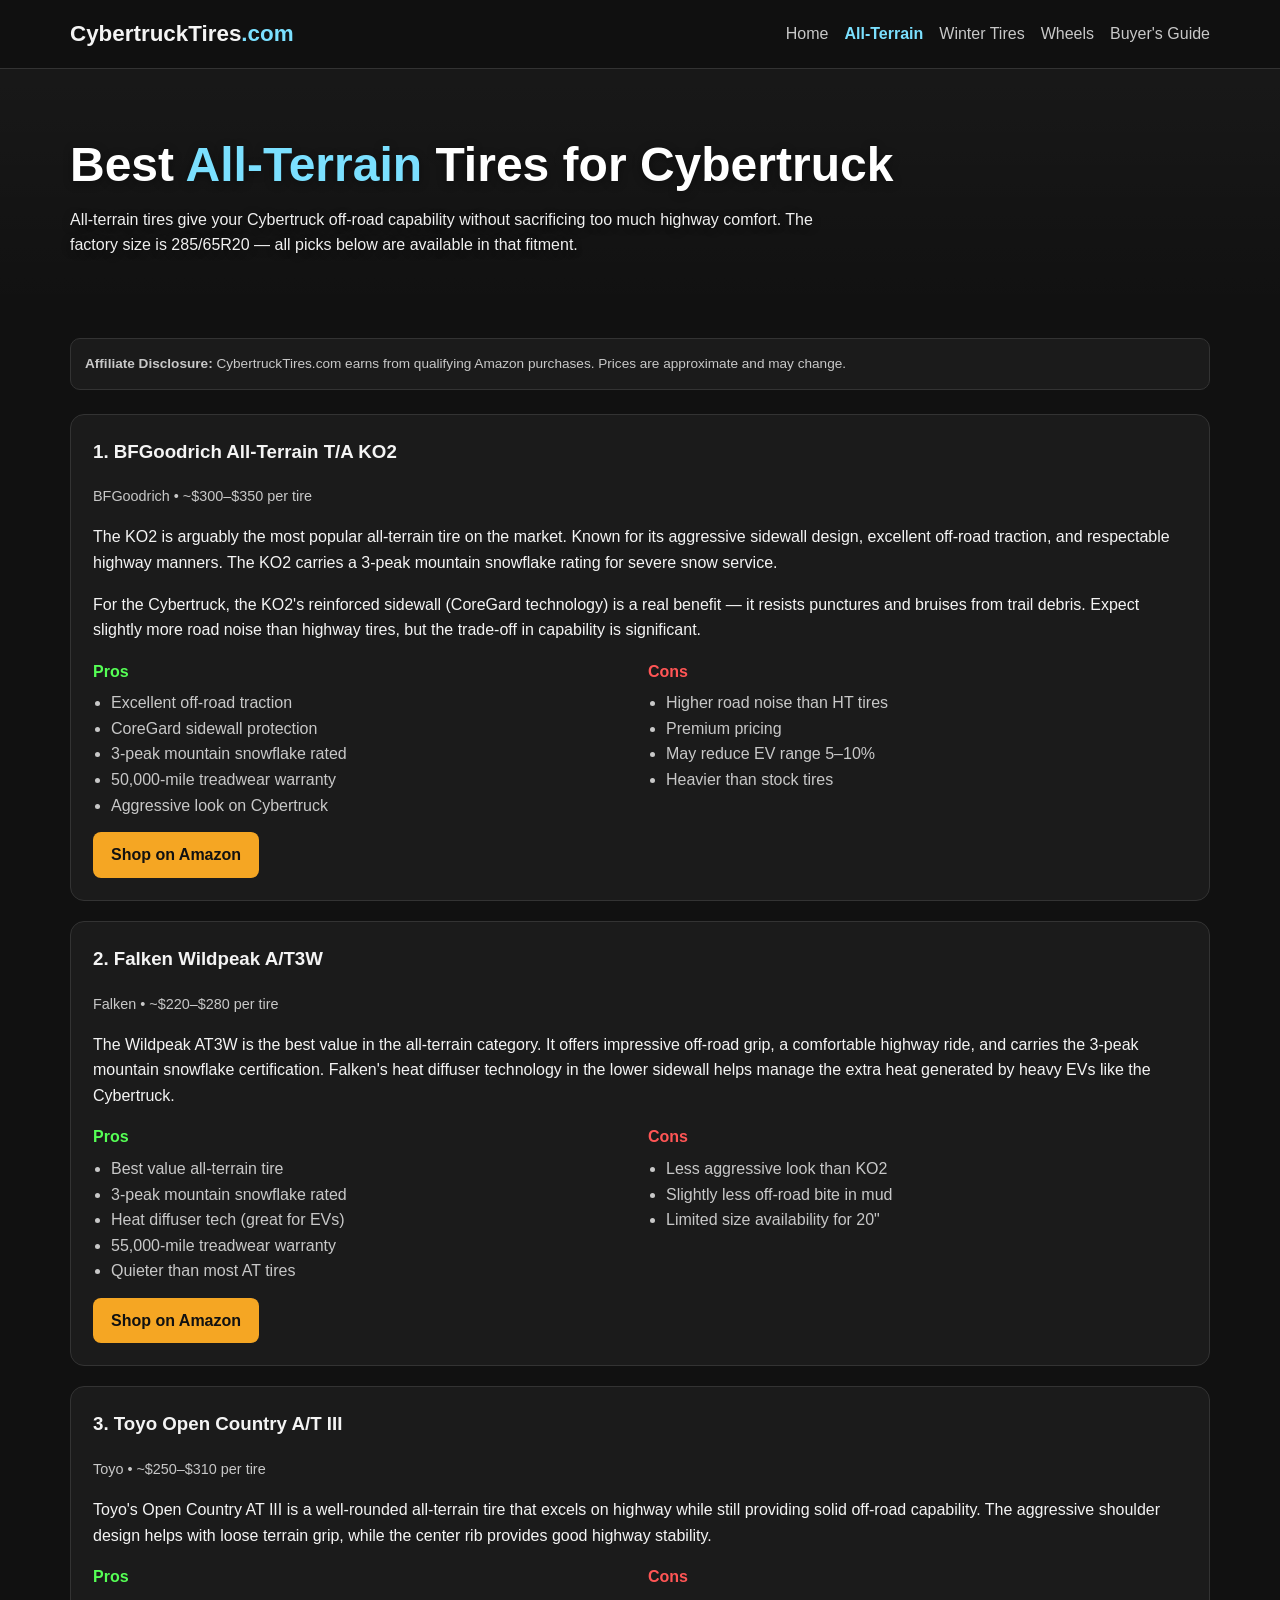
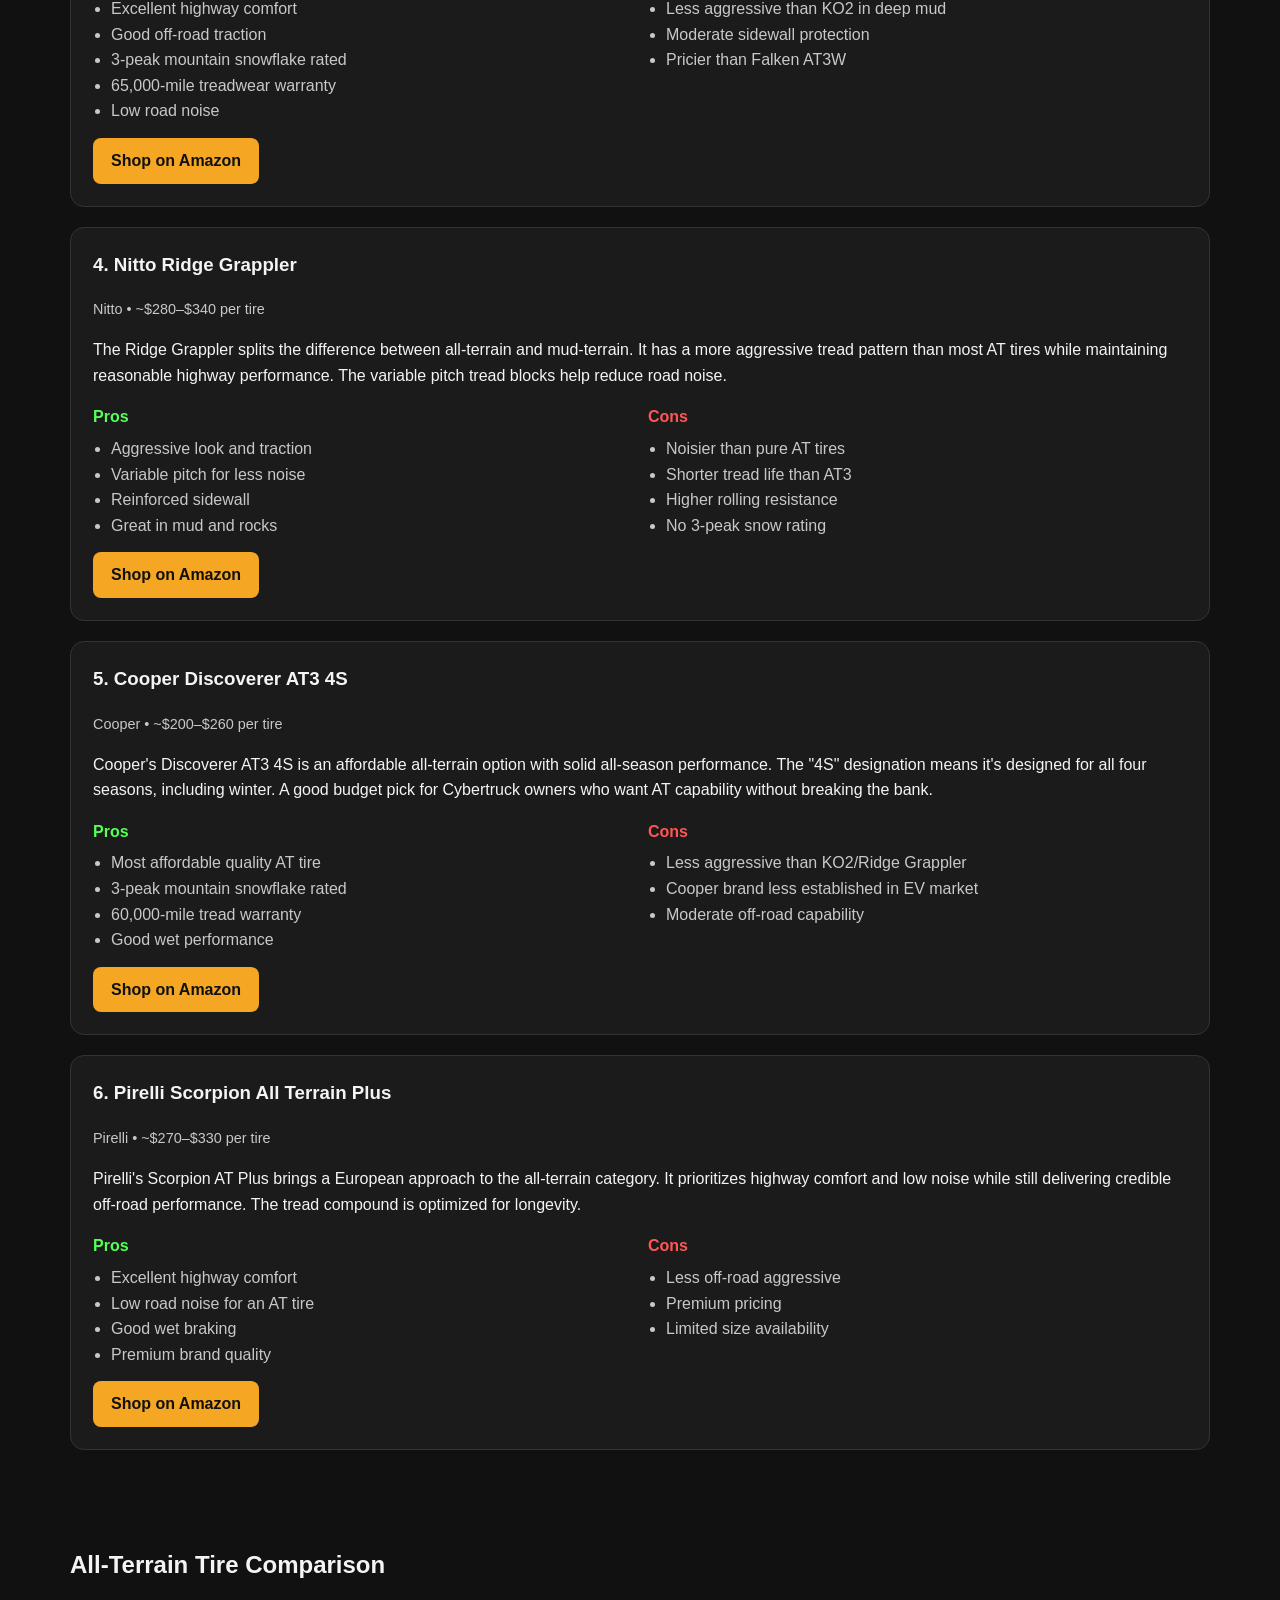
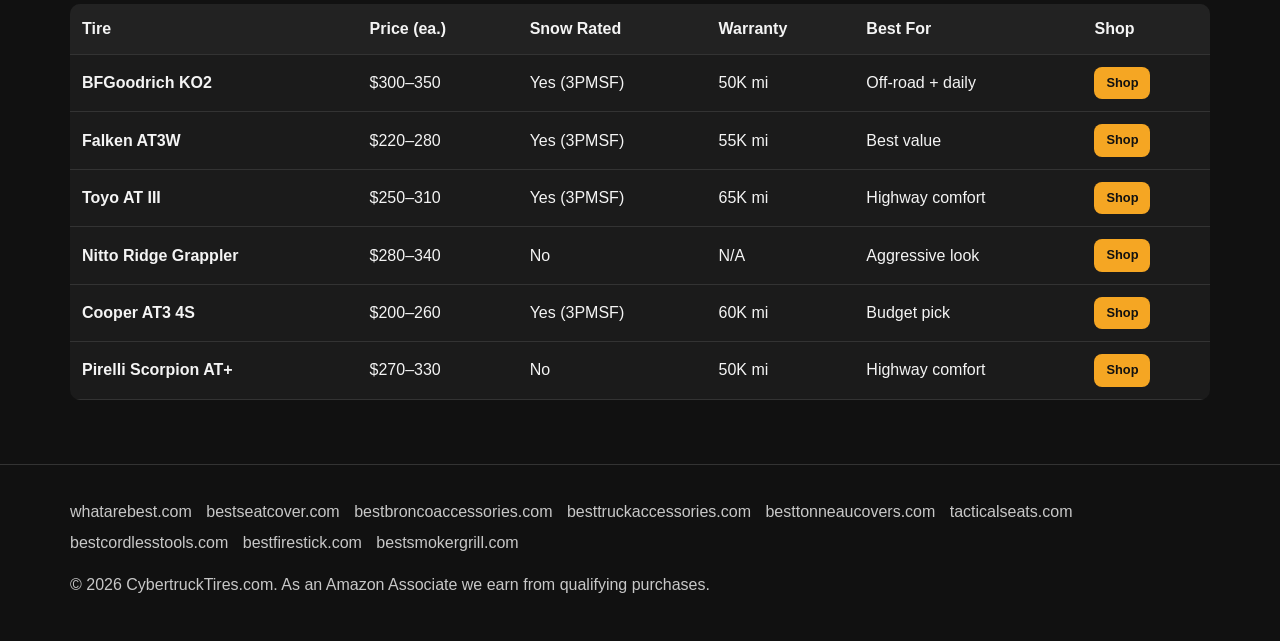
<file: best-all-terrain-tires.html>
<!DOCTYPE html>
<html lang="en">
<head>
<meta name="robots" content="index,follow">
<meta charset="UTF-8">
<link rel="canonical" href="https://cybertrucktires.com/best-all-terrain-tires.html">
<meta name="viewport" content="width=device-width,initial-scale=1">
<title>Best All-Terrain Tires for Tesla Cybertruck 2026 | CybertruckTires.com</title>
<meta name="description" content="Top all-terrain tire picks for the Tesla Cybertruck. Reviews of BFGoodrich KO2, Falken Wildpeak AT3W, Toyo Open Country, Nitto Ridge Grappler, and more.">
<link rel="stylesheet" href="style.css">
</head>
<body>

<nav><div class="container"><div class="logo">CybertruckTires<span>.com</span></div><div class="nav-links"><a href="index.html">Home</a><a href="best-all-terrain-tires.html" class="active">All-Terrain</a><a href="best-winter-tires.html">Winter Tires</a><a href="best-wheels.html">Wheels</a><a href="buyers-guide.html">Buyer's Guide</a></div></div></nav>

<header class="hero"><div class="container">
<h1>Best <span style="color:var(--accent)">All-Terrain</span> Tires for Cybertruck</h1>
<p>All-terrain tires give your Cybertruck off-road capability without sacrificing too much highway comfort. The factory size is 285/65R20 — all picks below are available in that fitment.</p>
</div></header>

<section><div class="container">

<div class="disclosure"><strong>Affiliate Disclosure:</strong> CybertruckTires.com earns from qualifying Amazon purchases. Prices are approximate and may change.</div>

<div class="review-card">

<h3>1. BFGoodrich All-Terrain T/A KO2</h3>
<div class="meta">BFGoodrich &bull; ~$300–$350 per tire</div>
<p>The KO2 is arguably the most popular all-terrain tire on the market. Known for its aggressive sidewall design, excellent off-road traction, and respectable highway manners. The KO2 carries a 3-peak mountain snowflake rating for severe snow service.</p>
<p>For the Cybertruck, the KO2's reinforced sidewall (CoreGard technology) is a real benefit — it resists punctures and bruises from trail debris. Expect slightly more road noise than highway tires, but the trade-off in capability is significant.</p>
<div class="pros-cons">
<div class="pros"><h4>Pros</h4><ul><li>Excellent off-road traction</li><li>CoreGard sidewall protection</li><li>3-peak mountain snowflake rated</li><li>50,000-mile treadwear warranty</li><li>Aggressive look on Cybertruck</li></ul></div>
<div class="cons"><h4>Cons</h4><ul><li>Higher road noise than HT tires</li><li>Premium pricing</li><li>May reduce EV range 5–10%</li><li>Heavier than stock tires</li></ul></div>
</div>
<div class="btn-row"><a href="https://www.amazon.com/s?k=BFGoodrich+KO2+285+65R20&tag=brazenprodu01-20" class="btn-amazon" target="_blank" rel="nofollow noopener">Shop on Amazon</a></div>
</div>

<div class="review-card">

<h3>2. Falken Wildpeak A/T3W</h3>
<div class="meta">Falken &bull; ~$220–$280 per tire</div>
<p>The Wildpeak AT3W is the best value in the all-terrain category. It offers impressive off-road grip, a comfortable highway ride, and carries the 3-peak mountain snowflake certification. Falken's heat diffuser technology in the lower sidewall helps manage the extra heat generated by heavy EVs like the Cybertruck.</p>
<div class="pros-cons">
<div class="pros"><h4>Pros</h4><ul><li>Best value all-terrain tire</li><li>3-peak mountain snowflake rated</li><li>Heat diffuser tech (great for EVs)</li><li>55,000-mile treadwear warranty</li><li>Quieter than most AT tires</li></ul></div>
<div class="cons"><h4>Cons</h4><ul><li>Less aggressive look than KO2</li><li>Slightly less off-road bite in mud</li><li>Limited size availability for 20"</li></ul></div>
</div>
<div class="btn-row"><a href="https://www.amazon.com/s?k=Falken+Wildpeak+AT3W+285+65R20&tag=brazenprodu01-20" class="btn-amazon" target="_blank" rel="nofollow noopener">Shop on Amazon</a></div>
</div>

<div class="review-card">

<h3>3. Toyo Open Country A/T III</h3>
<div class="meta">Toyo &bull; ~$250–$310 per tire</div>
<p>Toyo's Open Country AT III is a well-rounded all-terrain tire that excels on highway while still providing solid off-road capability. The aggressive shoulder design helps with loose terrain grip, while the center rib provides good highway stability.</p>
<div class="pros-cons">
<div class="pros"><h4>Pros</h4><ul><li>Excellent highway comfort</li><li>Good off-road traction</li><li>3-peak mountain snowflake rated</li><li>65,000-mile treadwear warranty</li><li>Low road noise</li></ul></div>
<div class="cons"><h4>Cons</h4><ul><li>Less aggressive than KO2 in deep mud</li><li>Moderate sidewall protection</li><li>Pricier than Falken AT3W</li></ul></div>
</div>
<div class="btn-row"><a href="https://www.amazon.com/s?k=Toyo+Open+Country+AT3+285+65R20&tag=brazenprodu01-20" class="btn-amazon" target="_blank" rel="nofollow noopener">Shop on Amazon</a></div>
</div>

<div class="review-card">

<h3>4. Nitto Ridge Grappler</h3>
<div class="meta">Nitto &bull; ~$280–$340 per tire</div>
<p>The Ridge Grappler splits the difference between all-terrain and mud-terrain. It has a more aggressive tread pattern than most AT tires while maintaining reasonable highway performance. The variable pitch tread blocks help reduce road noise.</p>
<div class="pros-cons">
<div class="pros"><h4>Pros</h4><ul><li>Aggressive look and traction</li><li>Variable pitch for less noise</li><li>Reinforced sidewall</li><li>Great in mud and rocks</li></ul></div>
<div class="cons"><h4>Cons</h4><ul><li>Noisier than pure AT tires</li><li>Shorter tread life than AT3</li><li>Higher rolling resistance</li><li>No 3-peak snow rating</li></ul></div>
</div>
<div class="btn-row"><a href="https://www.amazon.com/s?k=Nitto+Ridge+Grappler+285+65R20&tag=brazenprodu01-20" class="btn-amazon" target="_blank" rel="nofollow noopener">Shop on Amazon</a></div>
</div>

<div class="review-card">

<h3>5. Cooper Discoverer AT3 4S</h3>
<div class="meta">Cooper &bull; ~$200–$260 per tire</div>
<p>Cooper's Discoverer AT3 4S is an affordable all-terrain option with solid all-season performance. The "4S" designation means it's designed for all four seasons, including winter. A good budget pick for Cybertruck owners who want AT capability without breaking the bank.</p>
<div class="pros-cons">
<div class="pros"><h4>Pros</h4><ul><li>Most affordable quality AT tire</li><li>3-peak mountain snowflake rated</li><li>60,000-mile tread warranty</li><li>Good wet performance</li></ul></div>
<div class="cons"><h4>Cons</h4><ul><li>Less aggressive than KO2/Ridge Grappler</li><li>Cooper brand less established in EV market</li><li>Moderate off-road capability</li></ul></div>
</div>
<div class="btn-row"><a href="https://www.amazon.com/s?k=Cooper+Discoverer+AT3+4S+285+65R20&tag=brazenprodu01-20" class="btn-amazon" target="_blank" rel="nofollow noopener">Shop on Amazon</a></div>
</div>

<div class="review-card">
<h3>6. Pirelli Scorpion All Terrain Plus</h3>
<div class="meta">Pirelli &bull; ~$270–$330 per tire</div>
<p>Pirelli's Scorpion AT Plus brings a European approach to the all-terrain category. It prioritizes highway comfort and low noise while still delivering credible off-road performance. The tread compound is optimized for longevity.</p>
<div class="pros-cons">
<div class="pros"><h4>Pros</h4><ul><li>Excellent highway comfort</li><li>Low road noise for an AT tire</li><li>Good wet braking</li><li>Premium brand quality</li></ul></div>
<div class="cons"><h4>Cons</h4><ul><li>Less off-road aggressive</li><li>Premium pricing</li><li>Limited size availability</li></ul></div>
</div>
<div class="btn-row"><a href="https://www.amazon.com/s?k=Pirelli+Scorpion+All+Terrain+Plus+285+65R20&tag=brazenprodu01-20" class="btn-amazon" target="_blank" rel="nofollow noopener">Shop on Amazon</a></div>
</div>

</div></section>

<section id="comparison"><div class="container">
<h2>All-Terrain Tire Comparison</h2>
<table>
<thead><tr><th>Tire</th><th>Price (ea.)</th><th>Snow Rated</th><th>Warranty</th><th>Best For</th><th>Shop</th></tr></thead>
<tbody>
<tr><td><strong>BFGoodrich KO2</strong></td><td>$300–350</td><td>Yes (3PMSF)</td><td>50K mi</td><td>Off-road + daily</td><td><a href="https://www.amazon.com/s?k=BFGoodrich+KO2+285+65R20&tag=brazenprodu01-20" class="btn-amazon" style="padding:6px 12px;font-size:.8rem" target="_blank" rel="nofollow noopener">Shop</a></td></tr>
<tr><td><strong>Falken AT3W</strong></td><td>$220–280</td><td>Yes (3PMSF)</td><td>55K mi</td><td>Best value</td><td><a href="https://www.amazon.com/s?k=Falken+Wildpeak+AT3W+285+65R20&tag=brazenprodu01-20" class="btn-amazon" style="padding:6px 12px;font-size:.8rem" target="_blank" rel="nofollow noopener">Shop</a></td></tr>
<tr><td><strong>Toyo AT III</strong></td><td>$250–310</td><td>Yes (3PMSF)</td><td>65K mi</td><td>Highway comfort</td><td><a href="https://www.amazon.com/s?k=Toyo+Open+Country+AT3+285+65R20&tag=brazenprodu01-20" class="btn-amazon" style="padding:6px 12px;font-size:.8rem" target="_blank" rel="nofollow noopener">Shop</a></td></tr>
<tr><td><strong>Nitto Ridge Grappler</strong></td><td>$280–340</td><td>No</td><td>N/A</td><td>Aggressive look</td><td><a href="https://www.amazon.com/s?k=Nitto+Ridge+Grappler+285+65R20&tag=brazenprodu01-20" class="btn-amazon" style="padding:6px 12px;font-size:.8rem" target="_blank" rel="nofollow noopener">Shop</a></td></tr>
<tr><td><strong>Cooper AT3 4S</strong></td><td>$200–260</td><td>Yes (3PMSF)</td><td>60K mi</td><td>Budget pick</td><td><a href="https://www.amazon.com/s?k=Cooper+Discoverer+AT3+4S+285+65R20&tag=brazenprodu01-20" class="btn-amazon" style="padding:6px 12px;font-size:.8rem" target="_blank" rel="nofollow noopener">Shop</a></td></tr>
<tr><td><strong>Pirelli Scorpion AT+</strong></td><td>$270–330</td><td>No</td><td>50K mi</td><td>Highway comfort</td><td><a href="https://www.amazon.com/s?k=Pirelli+Scorpion+All+Terrain+Plus+285+65R20&tag=brazenprodu01-20" class="btn-amazon" style="padding:6px 12px;font-size:.8rem" target="_blank" rel="nofollow noopener">Shop</a></td></tr>
</tbody>
</table>
</div></section>

<footer class="footer"><div class="container"><div class="network">
<a href="https://whatarebest.com">whatarebest.com</a>
<a href="https://bestseatcover.com">bestseatcover.com</a>
<a href="https://bestbroncoaccessories.com">bestbroncoaccessories.com</a>
<a href="https://besttruckaccessories.com">besttruckaccessories.com</a>
<a href="https://besttonneaucovers.com">besttonneaucovers.com</a>
<a href="https://tacticalseats.com">tacticalseats.com</a>
<a href="https://bestcordlesstools.com">bestcordlesstools.com</a>
<a href="https://bestfirestick.com">bestfirestick.com</a>
<a href="https://bestsmokergrill.com">bestsmokergrill.com</a>
</div><p>&copy; 2026 CybertruckTires.com. As an Amazon Associate we earn from qualifying purchases.</p></div></footer>

</body>
</html>
</file>
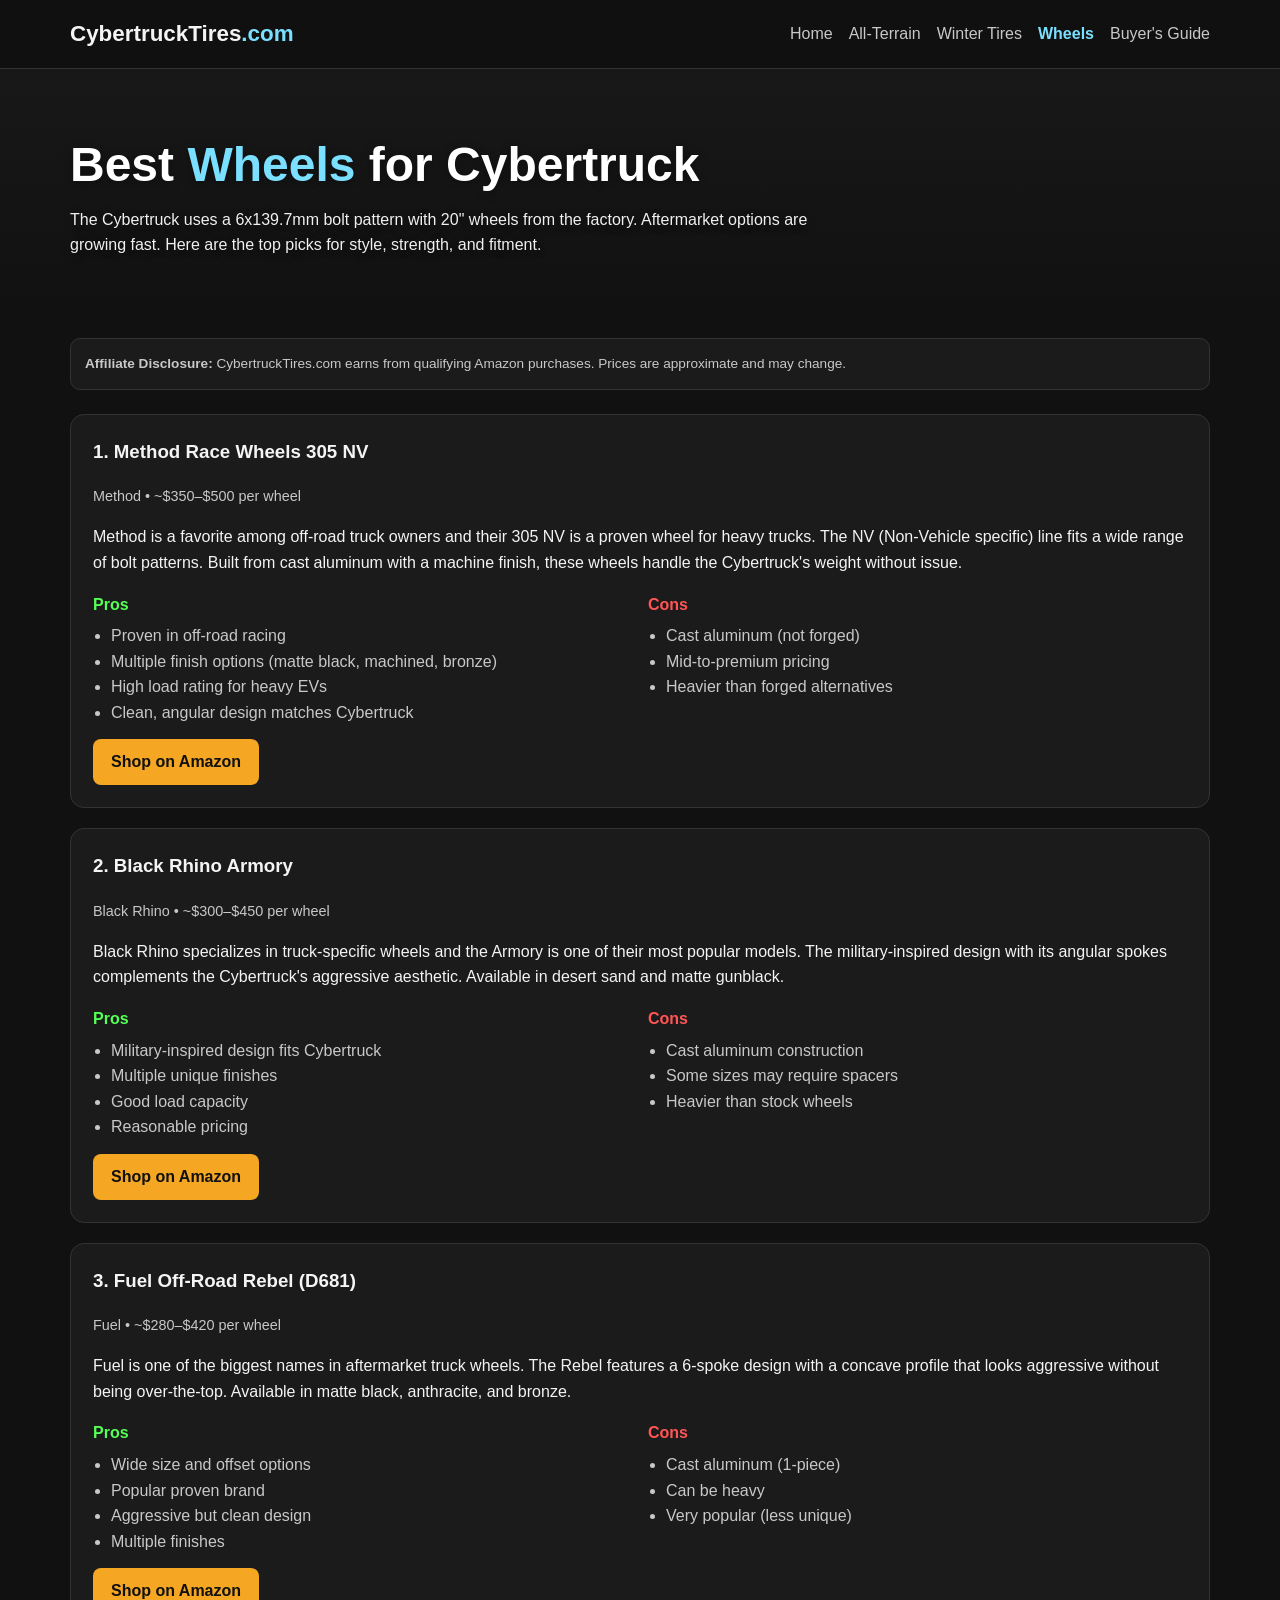
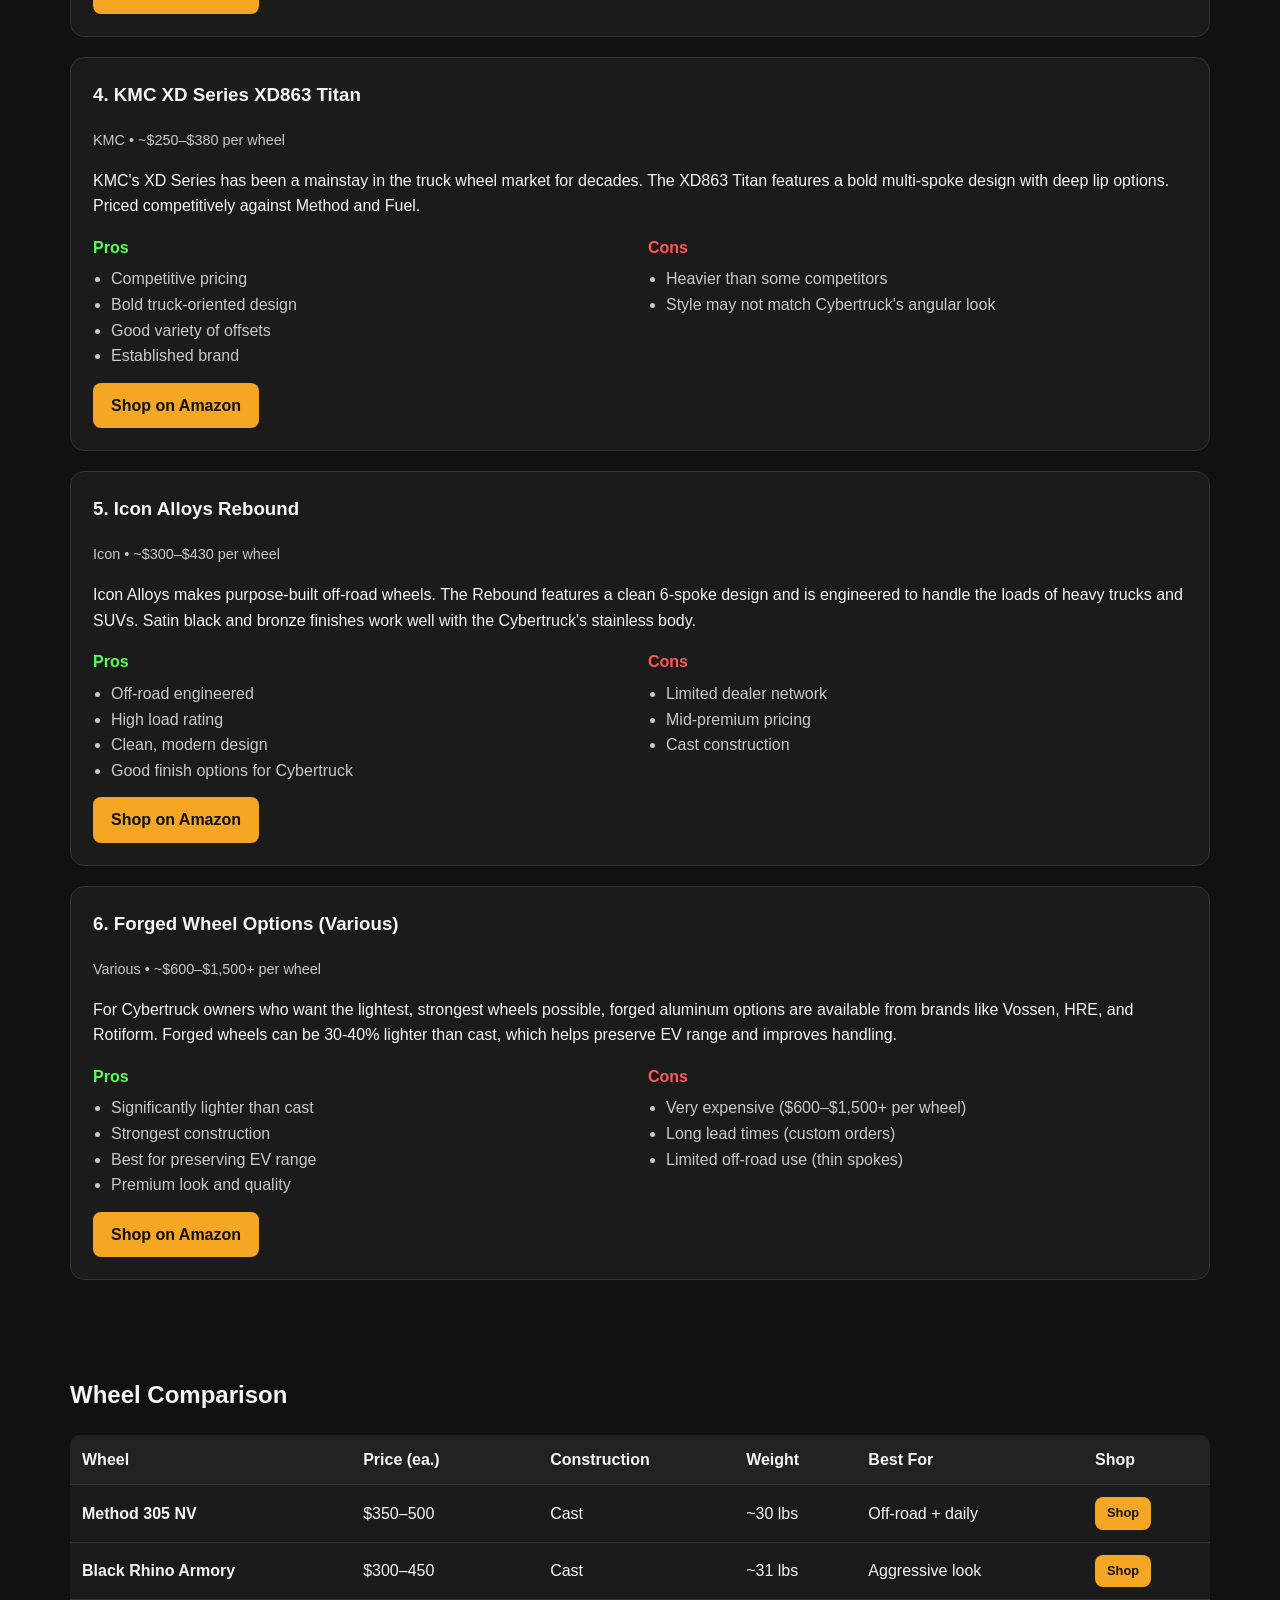
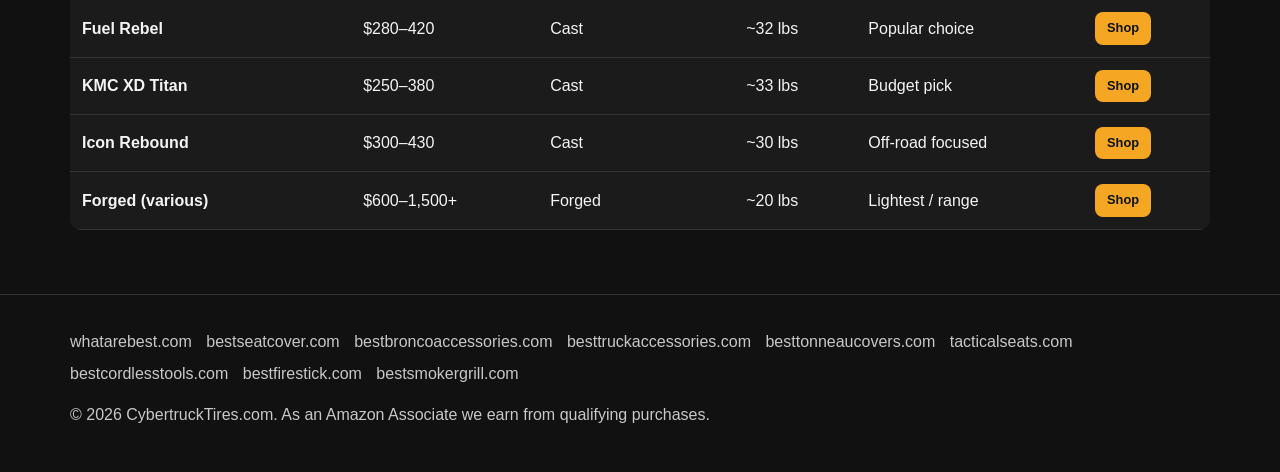
<file: best-wheels.html>
<!DOCTYPE html>
<html lang="en">
<head>
<meta name="robots" content="index,follow">
<meta charset="UTF-8">
<link rel="canonical" href="https://cybertrucktires.com/best-wheels.html">
<meta name="viewport" content="width=device-width,initial-scale=1">
<title>Best Wheels for Tesla Cybertruck 2026 | CybertruckTires.com</title>
<meta name="description" content="Top aftermarket wheel options for the Tesla Cybertruck. Method, Black Rhino, Fuel Off-Road, and more. Fitment specs and reviews.">
<link rel="stylesheet" href="style.css">
</head>
<body>

<nav><div class="container"><div class="logo">CybertruckTires<span>.com</span></div><div class="nav-links"><a href="index.html">Home</a><a href="best-all-terrain-tires.html">All-Terrain</a><a href="best-winter-tires.html">Winter Tires</a><a href="best-wheels.html" class="active">Wheels</a><a href="buyers-guide.html">Buyer's Guide</a></div></div></nav>

<header class="hero"><div class="container">
<h1>Best <span style="color:var(--accent)">Wheels</span> for Cybertruck</h1>
<p>The Cybertruck uses a 6x139.7mm bolt pattern with 20" wheels from the factory. Aftermarket options are growing fast. Here are the top picks for style, strength, and fitment.</p>
</div></header>

<section><div class="container">

<div class="disclosure"><strong>Affiliate Disclosure:</strong> CybertruckTires.com earns from qualifying Amazon purchases. Prices are approximate and may change.</div>

<div class="review-card">

<h3>1. Method Race Wheels 305 NV</h3>
<div class="meta">Method &bull; ~$350–$500 per wheel</div>
<p>Method is a favorite among off-road truck owners and their 305 NV is a proven wheel for heavy trucks. The NV (Non-Vehicle specific) line fits a wide range of bolt patterns. Built from cast aluminum with a machine finish, these wheels handle the Cybertruck's weight without issue.</p>
<div class="pros-cons">
<div class="pros"><h4>Pros</h4><ul><li>Proven in off-road racing</li><li>Multiple finish options (matte black, machined, bronze)</li><li>High load rating for heavy EVs</li><li>Clean, angular design matches Cybertruck</li></ul></div>
<div class="cons"><h4>Cons</h4><ul><li>Cast aluminum (not forged)</li><li>Mid-to-premium pricing</li><li>Heavier than forged alternatives</li></ul></div>
</div>
<div class="btn-row"><a href="https://www.amazon.com/s?k=Method+Race+Wheels+305+NV+20x9+6x139.7&tag=brazenprodu01-20" class="btn-amazon" target="_blank" rel="nofollow noopener">Shop on Amazon</a></div>
</div>

<div class="review-card">
<h3>2. Black Rhino Armory</h3>
<div class="meta">Black Rhino &bull; ~$300–$450 per wheel</div>
<p>Black Rhino specializes in truck-specific wheels and the Armory is one of their most popular models. The military-inspired design with its angular spokes complements the Cybertruck's aggressive aesthetic. Available in desert sand and matte gunblack.</p>
<div class="pros-cons">
<div class="pros"><h4>Pros</h4><ul><li>Military-inspired design fits Cybertruck</li><li>Multiple unique finishes</li><li>Good load capacity</li><li>Reasonable pricing</li></ul></div>
<div class="cons"><h4>Cons</h4><ul><li>Cast aluminum construction</li><li>Some sizes may require spacers</li><li>Heavier than stock wheels</li></ul></div>
</div>
<div class="btn-row"><a href="https://www.amazon.com/s?k=Black+Rhino+Armory+20+6x139.7&tag=brazenprodu01-20" class="btn-amazon" target="_blank" rel="nofollow noopener">Shop on Amazon</a></div>
</div>

<div class="review-card">
<h3>3. Fuel Off-Road Rebel (D681)</h3>
<div class="meta">Fuel &bull; ~$280–$420 per wheel</div>
<p>Fuel is one of the biggest names in aftermarket truck wheels. The Rebel features a 6-spoke design with a concave profile that looks aggressive without being over-the-top. Available in matte black, anthracite, and bronze.</p>
<div class="pros-cons">
<div class="pros"><h4>Pros</h4><ul><li>Wide size and offset options</li><li>Popular proven brand</li><li>Aggressive but clean design</li><li>Multiple finishes</li></ul></div>
<div class="cons"><h4>Cons</h4><ul><li>Cast aluminum (1-piece)</li><li>Can be heavy</li><li>Very popular (less unique)</li></ul></div>
</div>
<div class="btn-row"><a href="https://www.amazon.com/s?k=Fuel+Off+Road+Rebel+20+6x139.7&tag=brazenprodu01-20" class="btn-amazon" target="_blank" rel="nofollow noopener">Shop on Amazon</a></div>
</div>

<div class="review-card">
<h3>4. KMC XD Series XD863 Titan</h3>
<div class="meta">KMC &bull; ~$250–$380 per wheel</div>
<p>KMC's XD Series has been a mainstay in the truck wheel market for decades. The XD863 Titan features a bold multi-spoke design with deep lip options. Priced competitively against Method and Fuel.</p>
<div class="pros-cons">
<div class="pros"><h4>Pros</h4><ul><li>Competitive pricing</li><li>Bold truck-oriented design</li><li>Good variety of offsets</li><li>Established brand</li></ul></div>
<div class="cons"><h4>Cons</h4><ul><li>Heavier than some competitors</li><li>Style may not match Cybertruck's angular look</li></ul></div>
</div>
<div class="btn-row"><a href="https://www.amazon.com/s?k=KMC+XD+Series+20+6x139.7&tag=brazenprodu01-20" class="btn-amazon" target="_blank" rel="nofollow noopener">Shop on Amazon</a></div>
</div>

<div class="review-card">
<h3>5. Icon Alloys Rebound</h3>
<div class="meta">Icon &bull; ~$300–$430 per wheel</div>
<p>Icon Alloys makes purpose-built off-road wheels. The Rebound features a clean 6-spoke design and is engineered to handle the loads of heavy trucks and SUVs. Satin black and bronze finishes work well with the Cybertruck's stainless body.</p>
<div class="pros-cons">
<div class="pros"><h4>Pros</h4><ul><li>Off-road engineered</li><li>High load rating</li><li>Clean, modern design</li><li>Good finish options for Cybertruck</li></ul></div>
<div class="cons"><h4>Cons</h4><ul><li>Limited dealer network</li><li>Mid-premium pricing</li><li>Cast construction</li></ul></div>
</div>
<div class="btn-row"><a href="https://www.amazon.com/s?k=Icon+Alloys+Rebound+20+6x139.7&tag=brazenprodu01-20" class="btn-amazon" target="_blank" rel="nofollow noopener">Shop on Amazon</a></div>
</div>

<div class="review-card">
<h3>6. Forged Wheel Options (Various)</h3>
<div class="meta">Various &bull; ~$600–$1,500+ per wheel</div>
<p>For Cybertruck owners who want the lightest, strongest wheels possible, forged aluminum options are available from brands like Vossen, HRE, and Rotiform. Forged wheels can be 30-40% lighter than cast, which helps preserve EV range and improves handling.</p>
<div class="pros-cons">
<div class="pros"><h4>Pros</h4><ul><li>Significantly lighter than cast</li><li>Strongest construction</li><li>Best for preserving EV range</li><li>Premium look and quality</li></ul></div>
<div class="cons"><h4>Cons</h4><ul><li>Very expensive ($600–$1,500+ per wheel)</li><li>Long lead times (custom orders)</li><li>Limited off-road use (thin spokes)</li></ul></div>
</div>
<div class="btn-row"><a href="https://www.amazon.com/s?k=forged+wheels+20x9+6x139.7+truck&tag=brazenprodu01-20" class="btn-amazon" target="_blank" rel="nofollow noopener">Shop on Amazon</a></div>
</div>

</div></section>

<section id="comparison"><div class="container">
<h2>Wheel Comparison</h2>
<table>
<thead><tr><th>Wheel</th><th>Price (ea.)</th><th>Construction</th><th>Weight</th><th>Best For</th><th>Shop</th></tr></thead>
<tbody>
<tr><td><strong>Method 305 NV</strong></td><td>$350–500</td><td>Cast</td><td>~30 lbs</td><td>Off-road + daily</td><td><a href="https://www.amazon.com/s?k=Method+Race+Wheels+305+NV+20x9+6x139.7&tag=brazenprodu01-20" class="btn-amazon" style="padding:6px 12px;font-size:.8rem" target="_blank" rel="nofollow noopener">Shop</a></td></tr>
<tr><td><strong>Black Rhino Armory</strong></td><td>$300–450</td><td>Cast</td><td>~31 lbs</td><td>Aggressive look</td><td><a href="https://www.amazon.com/s?k=Black+Rhino+Armory+20+6x139.7&tag=brazenprodu01-20" class="btn-amazon" style="padding:6px 12px;font-size:.8rem" target="_blank" rel="nofollow noopener">Shop</a></td></tr>
<tr><td><strong>Fuel Rebel</strong></td><td>$280–420</td><td>Cast</td><td>~32 lbs</td><td>Popular choice</td><td><a href="https://www.amazon.com/s?k=Fuel+Off+Road+Rebel+20+6x139.7&tag=brazenprodu01-20" class="btn-amazon" style="padding:6px 12px;font-size:.8rem" target="_blank" rel="nofollow noopener">Shop</a></td></tr>
<tr><td><strong>KMC XD Titan</strong></td><td>$250–380</td><td>Cast</td><td>~33 lbs</td><td>Budget pick</td><td><a href="https://www.amazon.com/s?k=KMC+XD+Series+20+6x139.7&tag=brazenprodu01-20" class="btn-amazon" style="padding:6px 12px;font-size:.8rem" target="_blank" rel="nofollow noopener">Shop</a></td></tr>
<tr><td><strong>Icon Rebound</strong></td><td>$300–430</td><td>Cast</td><td>~30 lbs</td><td>Off-road focused</td><td><a href="https://www.amazon.com/s?k=Icon+Alloys+Rebound+20+6x139.7&tag=brazenprodu01-20" class="btn-amazon" style="padding:6px 12px;font-size:.8rem" target="_blank" rel="nofollow noopener">Shop</a></td></tr>
<tr><td><strong>Forged (various)</strong></td><td>$600–1,500+</td><td>Forged</td><td>~20 lbs</td><td>Lightest / range</td><td><a href="https://www.amazon.com/s?k=forged+wheels+20x9+6x139.7+truck&tag=brazenprodu01-20" class="btn-amazon" style="padding:6px 12px;font-size:.8rem" target="_blank" rel="nofollow noopener">Shop</a></td></tr>
</tbody>
</table>
</div></section>

<footer class="footer"><div class="container"><div class="network">
<a href="https://whatarebest.com">whatarebest.com</a>
<a href="https://bestseatcover.com">bestseatcover.com</a>
<a href="https://bestbroncoaccessories.com">bestbroncoaccessories.com</a>
<a href="https://besttruckaccessories.com">besttruckaccessories.com</a>
<a href="https://besttonneaucovers.com">besttonneaucovers.com</a>
<a href="https://tacticalseats.com">tacticalseats.com</a>
<a href="https://bestcordlesstools.com">bestcordlesstools.com</a>
<a href="https://bestfirestick.com">bestfirestick.com</a>
<a href="https://bestsmokergrill.com">bestsmokergrill.com</a>
</div><p>&copy; 2026 CybertruckTires.com. As an Amazon Associate we earn from qualifying purchases.</p></div></footer>

</body>
</html>
</file>
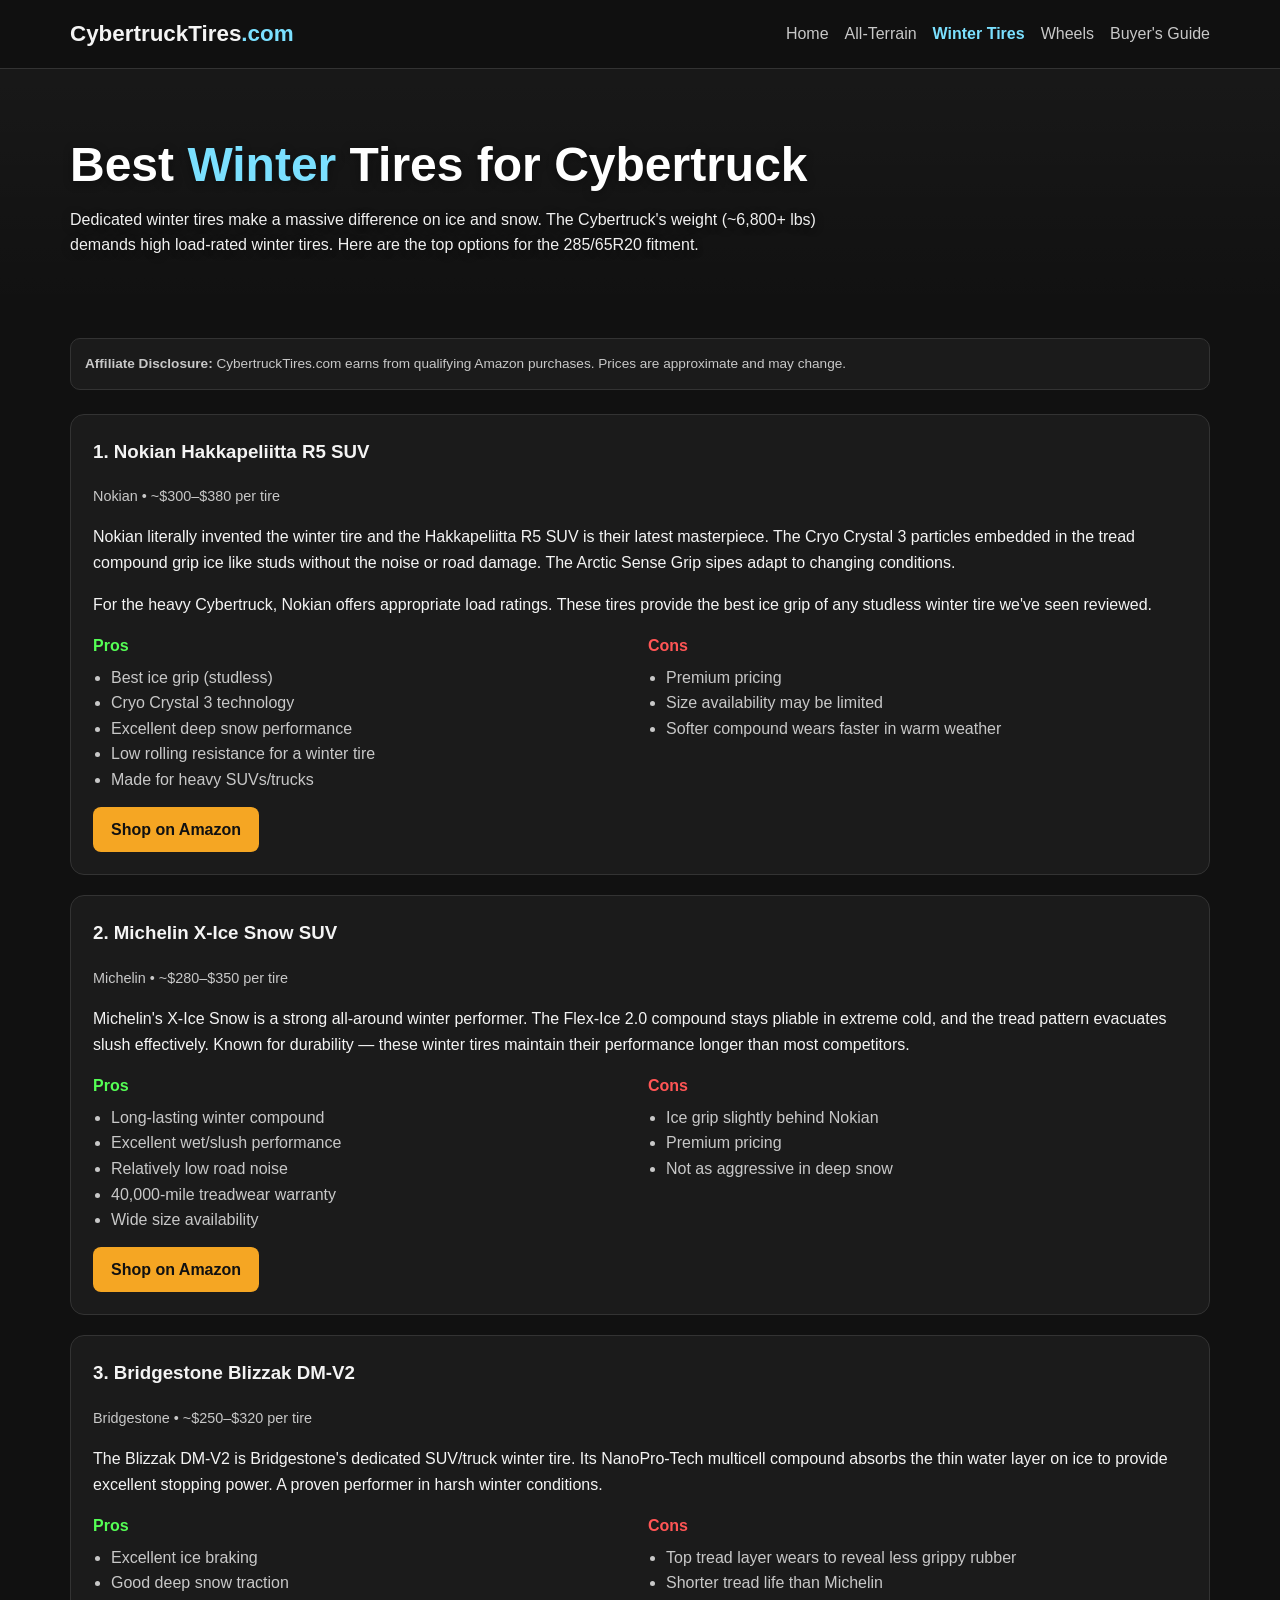
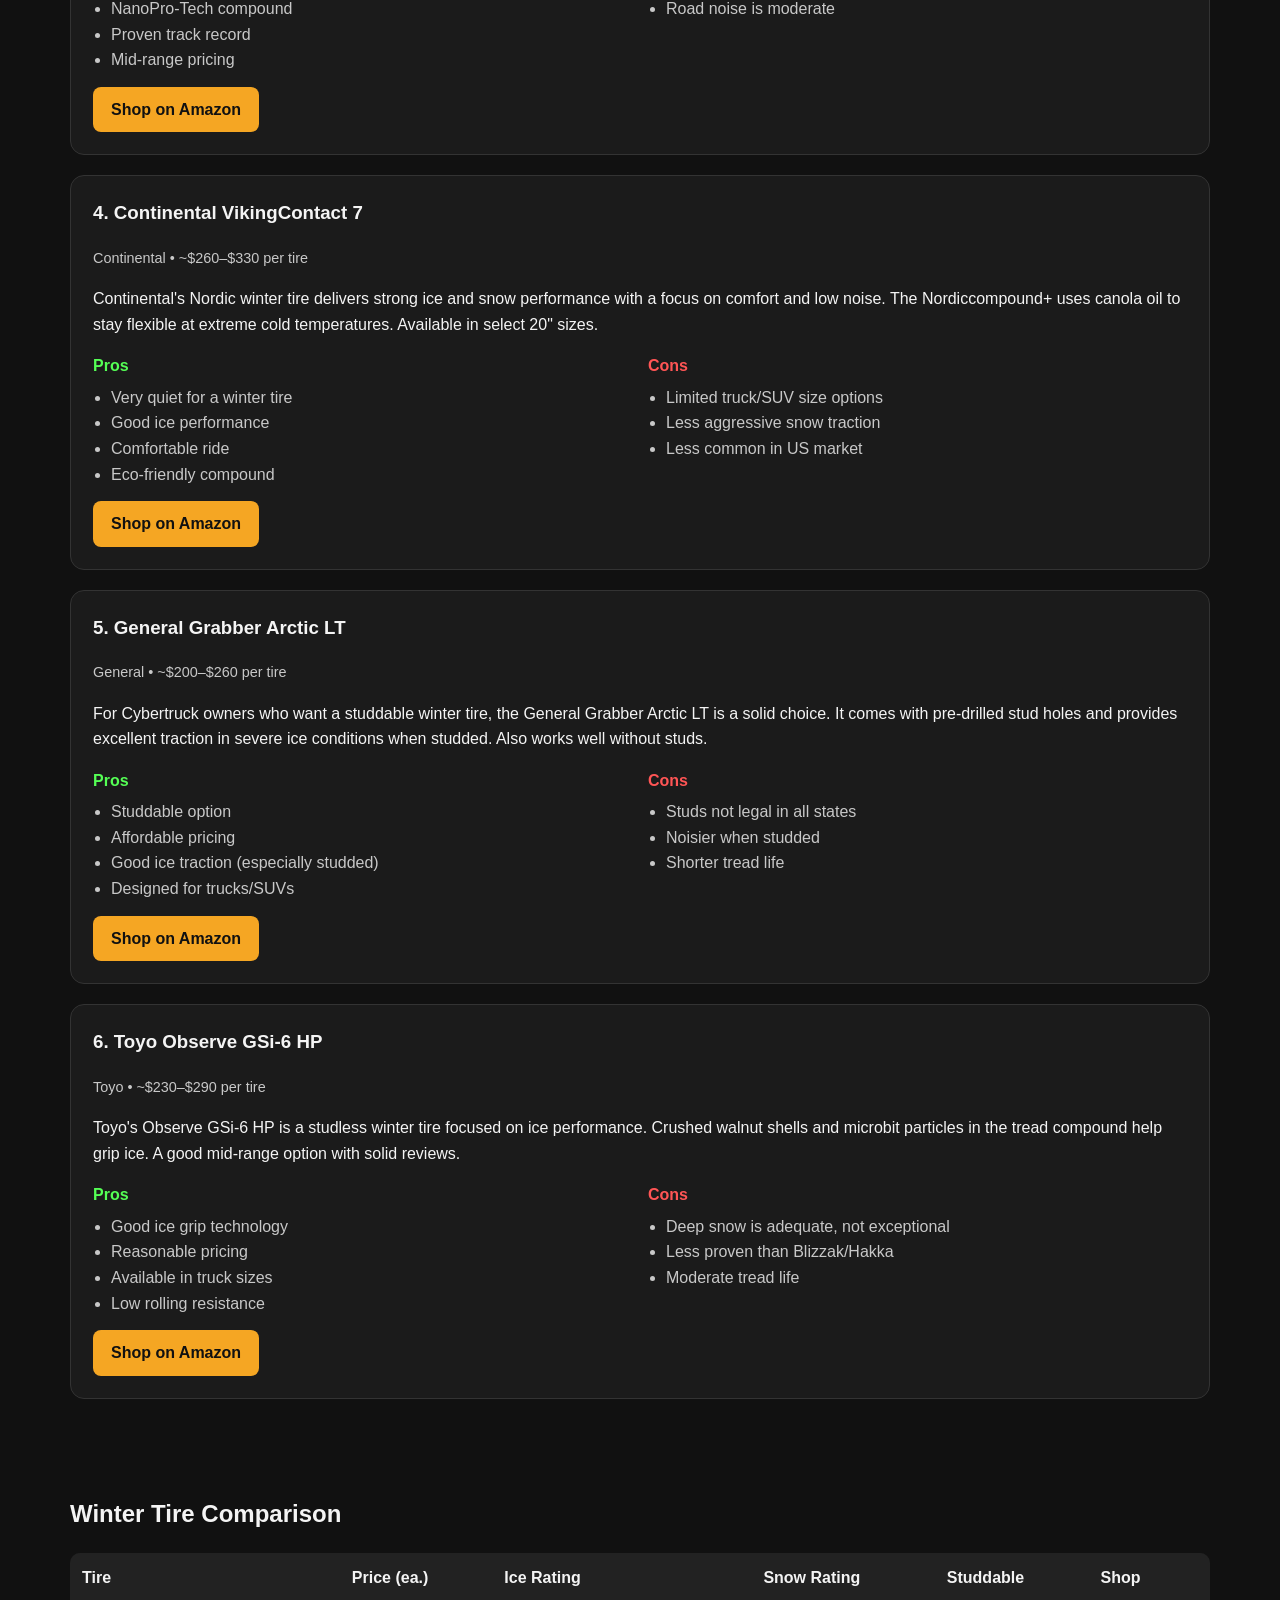
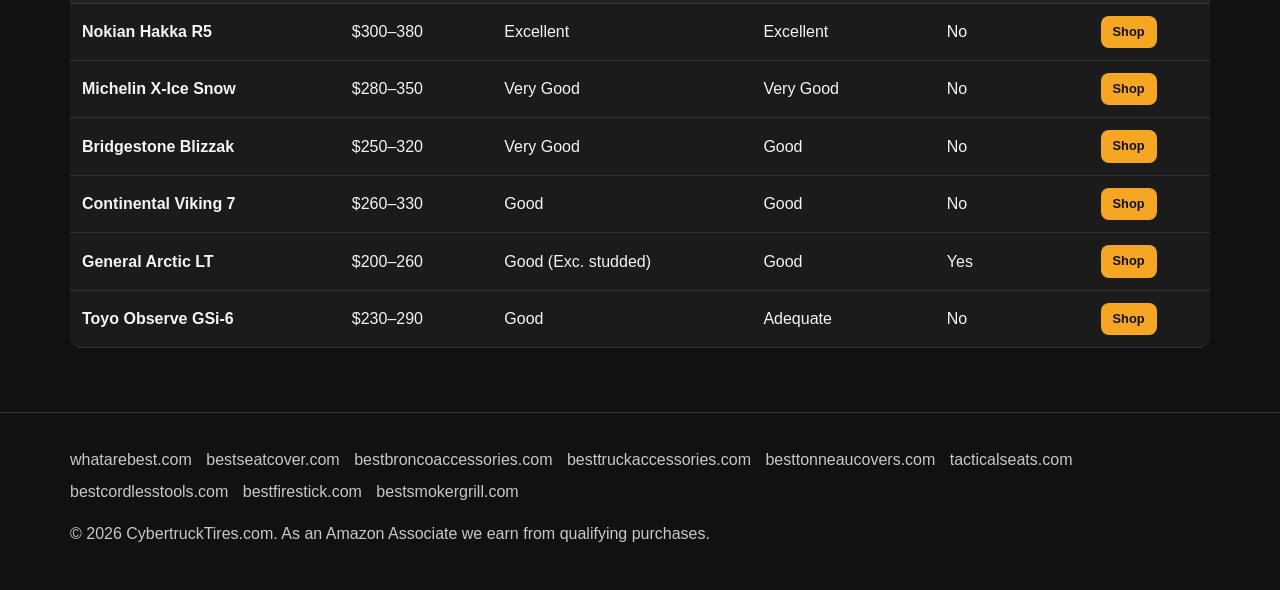
<file: best-winter-tires.html>
<!DOCTYPE html>
<html lang="en">
<head>
<meta name="robots" content="index,follow">
<meta charset="UTF-8">
<link rel="canonical" href="https://cybertrucktires.com/best-winter-tires.html">
<meta name="viewport" content="width=device-width,initial-scale=1">
<title>Best Winter Tires for Tesla Cybertruck 2026 | CybertruckTires.com</title>
<meta name="description" content="Top winter tire picks for the Tesla Cybertruck. Nokian Hakkapeliitta, Michelin X-Ice, Bridgestone Blizzak, and more reviewed.">
<link rel="stylesheet" href="style.css">
</head>
<body>

<nav><div class="container"><div class="logo">CybertruckTires<span>.com</span></div><div class="nav-links"><a href="index.html">Home</a><a href="best-all-terrain-tires.html">All-Terrain</a><a href="best-winter-tires.html" class="active">Winter Tires</a><a href="best-wheels.html">Wheels</a><a href="buyers-guide.html">Buyer's Guide</a></div></div></nav>

<header class="hero"><div class="container">
<h1>Best <span style="color:var(--accent)">Winter</span> Tires for Cybertruck</h1>
<p>Dedicated winter tires make a massive difference on ice and snow. The Cybertruck's weight (~6,800+ lbs) demands high load-rated winter tires. Here are the top options for the 285/65R20 fitment.</p>
</div></header>

<section><div class="container">

<div class="disclosure"><strong>Affiliate Disclosure:</strong> CybertruckTires.com earns from qualifying Amazon purchases. Prices are approximate and may change.</div>

<div class="review-card">

<h3>1. Nokian Hakkapeliitta R5 SUV</h3>
<div class="meta">Nokian &bull; ~$300–$380 per tire</div>
<p>Nokian literally invented the winter tire and the Hakkapeliitta R5 SUV is their latest masterpiece. The Cryo Crystal 3 particles embedded in the tread compound grip ice like studs without the noise or road damage. The Arctic Sense Grip sipes adapt to changing conditions.</p>
<p>For the heavy Cybertruck, Nokian offers appropriate load ratings. These tires provide the best ice grip of any studless winter tire we've seen reviewed.</p>
<div class="pros-cons">
<div class="pros"><h4>Pros</h4><ul><li>Best ice grip (studless)</li><li>Cryo Crystal 3 technology</li><li>Excellent deep snow performance</li><li>Low rolling resistance for a winter tire</li><li>Made for heavy SUVs/trucks</li></ul></div>
<div class="cons"><h4>Cons</h4><ul><li>Premium pricing</li><li>Size availability may be limited</li><li>Softer compound wears faster in warm weather</li></ul></div>
</div>
<div class="btn-row"><a href="https://www.amazon.com/s?k=Nokian+Hakkapeliitta+R5+SUV+285+65R20&tag=brazenprodu01-20" class="btn-amazon" target="_blank" rel="nofollow noopener">Shop on Amazon</a></div>
</div>

<div class="review-card">

<h3>2. Michelin X-Ice Snow SUV</h3>
<div class="meta">Michelin &bull; ~$280–$350 per tire</div>
<p>Michelin's X-Ice Snow is a strong all-around winter performer. The Flex-Ice 2.0 compound stays pliable in extreme cold, and the tread pattern evacuates slush effectively. Known for durability — these winter tires maintain their performance longer than most competitors.</p>
<div class="pros-cons">
<div class="pros"><h4>Pros</h4><ul><li>Long-lasting winter compound</li><li>Excellent wet/slush performance</li><li>Relatively low road noise</li><li>40,000-mile treadwear warranty</li><li>Wide size availability</li></ul></div>
<div class="cons"><h4>Cons</h4><ul><li>Ice grip slightly behind Nokian</li><li>Premium pricing</li><li>Not as aggressive in deep snow</li></ul></div>
</div>
<div class="btn-row"><a href="https://www.amazon.com/s?k=Michelin+X-Ice+Snow+SUV+285+65R20&tag=brazenprodu01-20" class="btn-amazon" target="_blank" rel="nofollow noopener">Shop on Amazon</a></div>
</div>

<div class="review-card">

<h3>3. Bridgestone Blizzak DM-V2</h3>
<div class="meta">Bridgestone &bull; ~$250–$320 per tire</div>
<p>The Blizzak DM-V2 is Bridgestone's dedicated SUV/truck winter tire. Its NanoPro-Tech multicell compound absorbs the thin water layer on ice to provide excellent stopping power. A proven performer in harsh winter conditions.</p>
<div class="pros-cons">
<div class="pros"><h4>Pros</h4><ul><li>Excellent ice braking</li><li>Good deep snow traction</li><li>NanoPro-Tech compound</li><li>Proven track record</li><li>Mid-range pricing</li></ul></div>
<div class="cons"><h4>Cons</h4><ul><li>Top tread layer wears to reveal less grippy rubber</li><li>Shorter tread life than Michelin</li><li>Road noise is moderate</li></ul></div>
</div>
<div class="btn-row"><a href="https://www.amazon.com/s?k=Bridgestone+Blizzak+DMV2+285+65R20&tag=brazenprodu01-20" class="btn-amazon" target="_blank" rel="nofollow noopener">Shop on Amazon</a></div>
</div>

<div class="review-card">

<h3>4. Continental VikingContact 7</h3>
<div class="meta">Continental &bull; ~$260–$330 per tire</div>
<p>Continental's Nordic winter tire delivers strong ice and snow performance with a focus on comfort and low noise. The Nordiccompound+ uses canola oil to stay flexible at extreme cold temperatures. Available in select 20" sizes.</p>
<div class="pros-cons">
<div class="pros"><h4>Pros</h4><ul><li>Very quiet for a winter tire</li><li>Good ice performance</li><li>Comfortable ride</li><li>Eco-friendly compound</li></ul></div>
<div class="cons"><h4>Cons</h4><ul><li>Limited truck/SUV size options</li><li>Less aggressive snow traction</li><li>Less common in US market</li></ul></div>
</div>
<div class="btn-row"><a href="https://www.amazon.com/s?k=Continental+VikingContact+7+285+65R20&tag=brazenprodu01-20" class="btn-amazon" target="_blank" rel="nofollow noopener">Shop on Amazon</a></div>
</div>

<div class="review-card">

<h3>5. General Grabber Arctic LT</h3>
<div class="meta">General &bull; ~$200–$260 per tire</div>
<p>For Cybertruck owners who want a studdable winter tire, the General Grabber Arctic LT is a solid choice. It comes with pre-drilled stud holes and provides excellent traction in severe ice conditions when studded. Also works well without studs.</p>
<div class="pros-cons">
<div class="pros"><h4>Pros</h4><ul><li>Studdable option</li><li>Affordable pricing</li><li>Good ice traction (especially studded)</li><li>Designed for trucks/SUVs</li></ul></div>
<div class="cons"><h4>Cons</h4><ul><li>Studs not legal in all states</li><li>Noisier when studded</li><li>Shorter tread life</li></ul></div>
</div>
<div class="btn-row"><a href="https://www.amazon.com/s?k=General+Grabber+Arctic+LT+285+65R20&tag=brazenprodu01-20" class="btn-amazon" target="_blank" rel="nofollow noopener">Shop on Amazon</a></div>
</div>

<div class="review-card">
<h3>6. Toyo Observe GSi-6 HP</h3>
<div class="meta">Toyo &bull; ~$230–$290 per tire</div>
<p>Toyo's Observe GSi-6 HP is a studless winter tire focused on ice performance. Crushed walnut shells and microbit particles in the tread compound help grip ice. A good mid-range option with solid reviews.</p>
<div class="pros-cons">
<div class="pros"><h4>Pros</h4><ul><li>Good ice grip technology</li><li>Reasonable pricing</li><li>Available in truck sizes</li><li>Low rolling resistance</li></ul></div>
<div class="cons"><h4>Cons</h4><ul><li>Deep snow is adequate, not exceptional</li><li>Less proven than Blizzak/Hakka</li><li>Moderate tread life</li></ul></div>
</div>
<div class="btn-row"><a href="https://www.amazon.com/s?k=Toyo+Observe+GSi6+285+65R20&tag=brazenprodu01-20" class="btn-amazon" target="_blank" rel="nofollow noopener">Shop on Amazon</a></div>
</div>

</div></section>

<section id="comparison"><div class="container">
<h2>Winter Tire Comparison</h2>
<table>
<thead><tr><th>Tire</th><th>Price (ea.)</th><th>Ice Rating</th><th>Snow Rating</th><th>Studdable</th><th>Shop</th></tr></thead>
<tbody>
<tr><td><strong>Nokian Hakka R5</strong></td><td>$300–380</td><td>Excellent</td><td>Excellent</td><td>No</td><td><a href="https://www.amazon.com/s?k=Nokian+Hakkapeliitta+R5+SUV+285+65R20&tag=brazenprodu01-20" class="btn-amazon" style="padding:6px 12px;font-size:.8rem" target="_blank" rel="nofollow noopener">Shop</a></td></tr>
<tr><td><strong>Michelin X-Ice Snow</strong></td><td>$280–350</td><td>Very Good</td><td>Very Good</td><td>No</td><td><a href="https://www.amazon.com/s?k=Michelin+X-Ice+Snow+SUV+285+65R20&tag=brazenprodu01-20" class="btn-amazon" style="padding:6px 12px;font-size:.8rem" target="_blank" rel="nofollow noopener">Shop</a></td></tr>
<tr><td><strong>Bridgestone Blizzak</strong></td><td>$250–320</td><td>Very Good</td><td>Good</td><td>No</td><td><a href="https://www.amazon.com/s?k=Bridgestone+Blizzak+DMV2+285+65R20&tag=brazenprodu01-20" class="btn-amazon" style="padding:6px 12px;font-size:.8rem" target="_blank" rel="nofollow noopener">Shop</a></td></tr>
<tr><td><strong>Continental Viking 7</strong></td><td>$260–330</td><td>Good</td><td>Good</td><td>No</td><td><a href="https://www.amazon.com/s?k=Continental+VikingContact+7+285+65R20&tag=brazenprodu01-20" class="btn-amazon" style="padding:6px 12px;font-size:.8rem" target="_blank" rel="nofollow noopener">Shop</a></td></tr>
<tr><td><strong>General Arctic LT</strong></td><td>$200–260</td><td>Good (Exc. studded)</td><td>Good</td><td>Yes</td><td><a href="https://www.amazon.com/s?k=General+Grabber+Arctic+LT+285+65R20&tag=brazenprodu01-20" class="btn-amazon" style="padding:6px 12px;font-size:.8rem" target="_blank" rel="nofollow noopener">Shop</a></td></tr>
<tr><td><strong>Toyo Observe GSi-6</strong></td><td>$230–290</td><td>Good</td><td>Adequate</td><td>No</td><td><a href="https://www.amazon.com/s?k=Toyo+Observe+GSi6+285+65R20&tag=brazenprodu01-20" class="btn-amazon" style="padding:6px 12px;font-size:.8rem" target="_blank" rel="nofollow noopener">Shop</a></td></tr>
</tbody>
</table>
</div></section>

<footer class="footer"><div class="container"><div class="network">
<a href="https://whatarebest.com">whatarebest.com</a>
<a href="https://bestseatcover.com">bestseatcover.com</a>
<a href="https://bestbroncoaccessories.com">bestbroncoaccessories.com</a>
<a href="https://besttruckaccessories.com">besttruckaccessories.com</a>
<a href="https://besttonneaucovers.com">besttonneaucovers.com</a>
<a href="https://tacticalseats.com">tacticalseats.com</a>
<a href="https://bestcordlesstools.com">bestcordlesstools.com</a>
<a href="https://bestfirestick.com">bestfirestick.com</a>
<a href="https://bestsmokergrill.com">bestsmokergrill.com</a>
</div><p>&copy; 2026 CybertruckTires.com. As an Amazon Associate we earn from qualifying purchases.</p></div></footer>

</body>
</html>
</file>
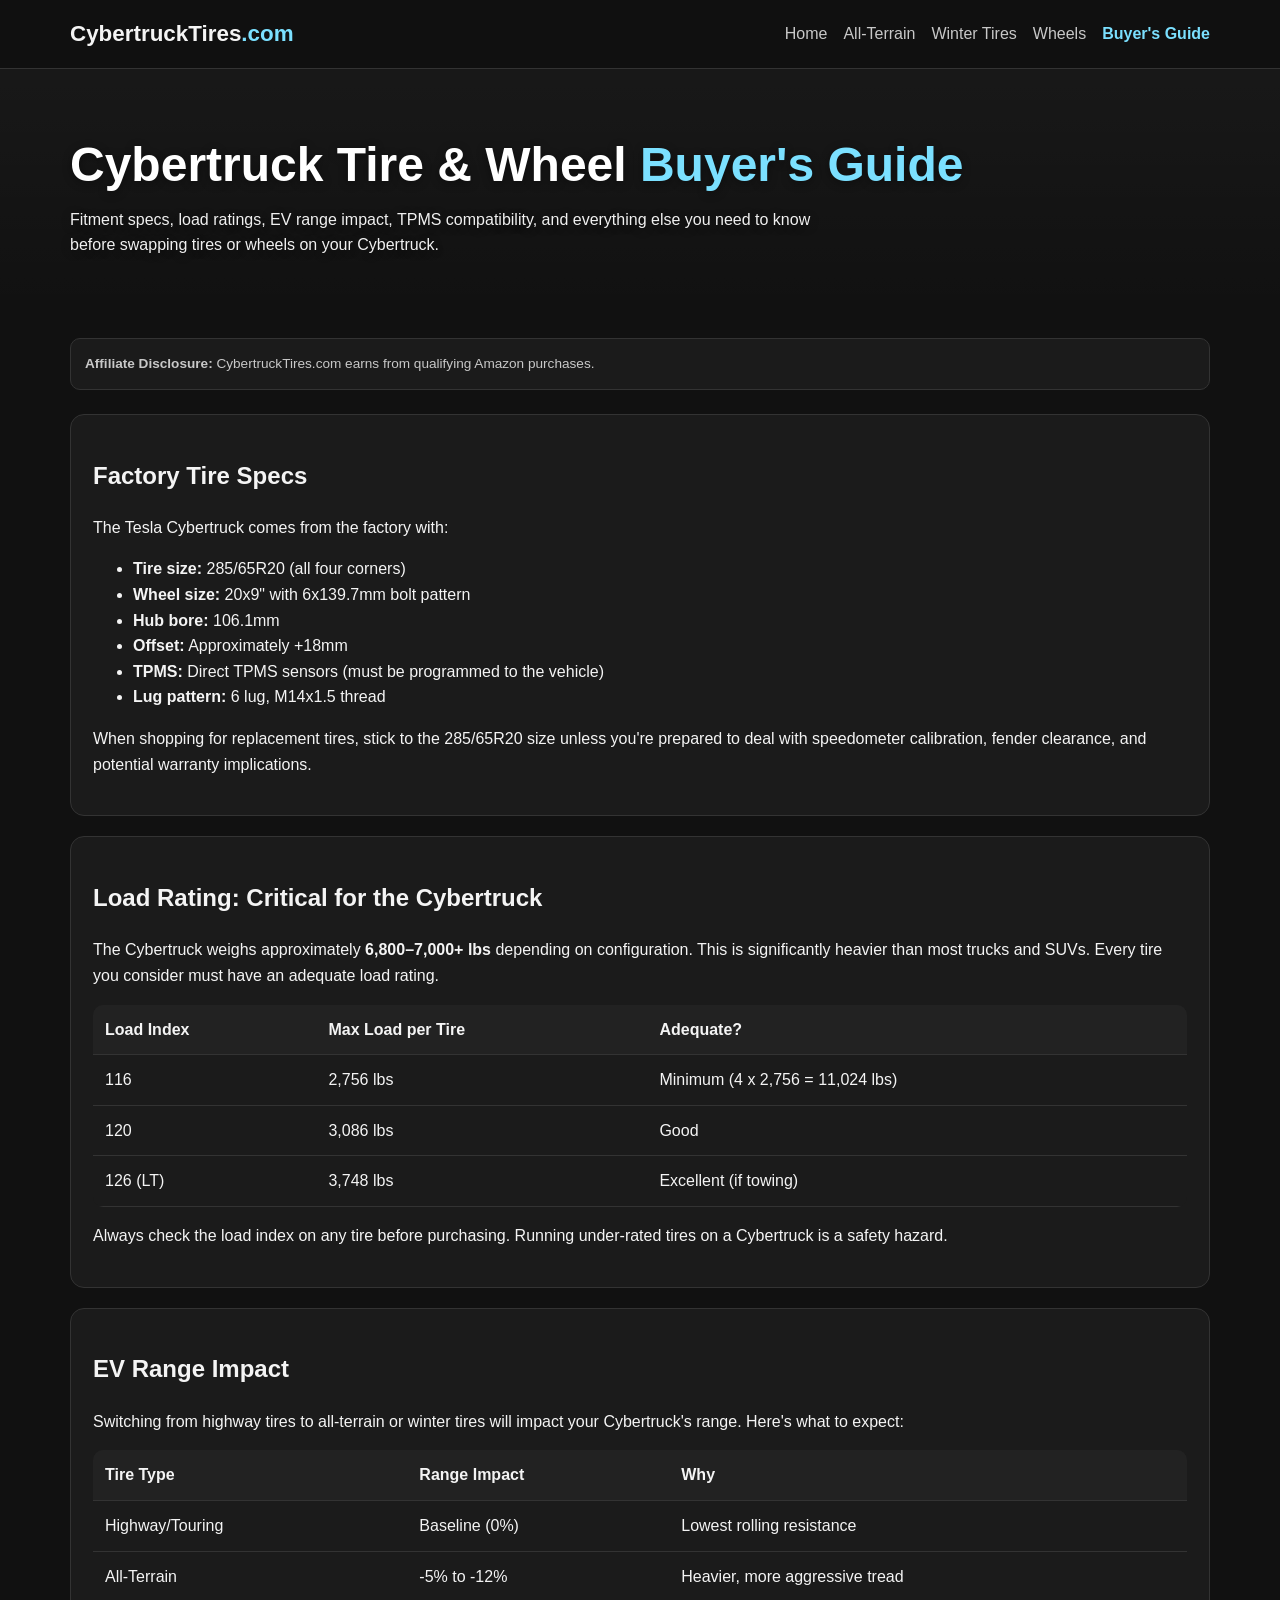
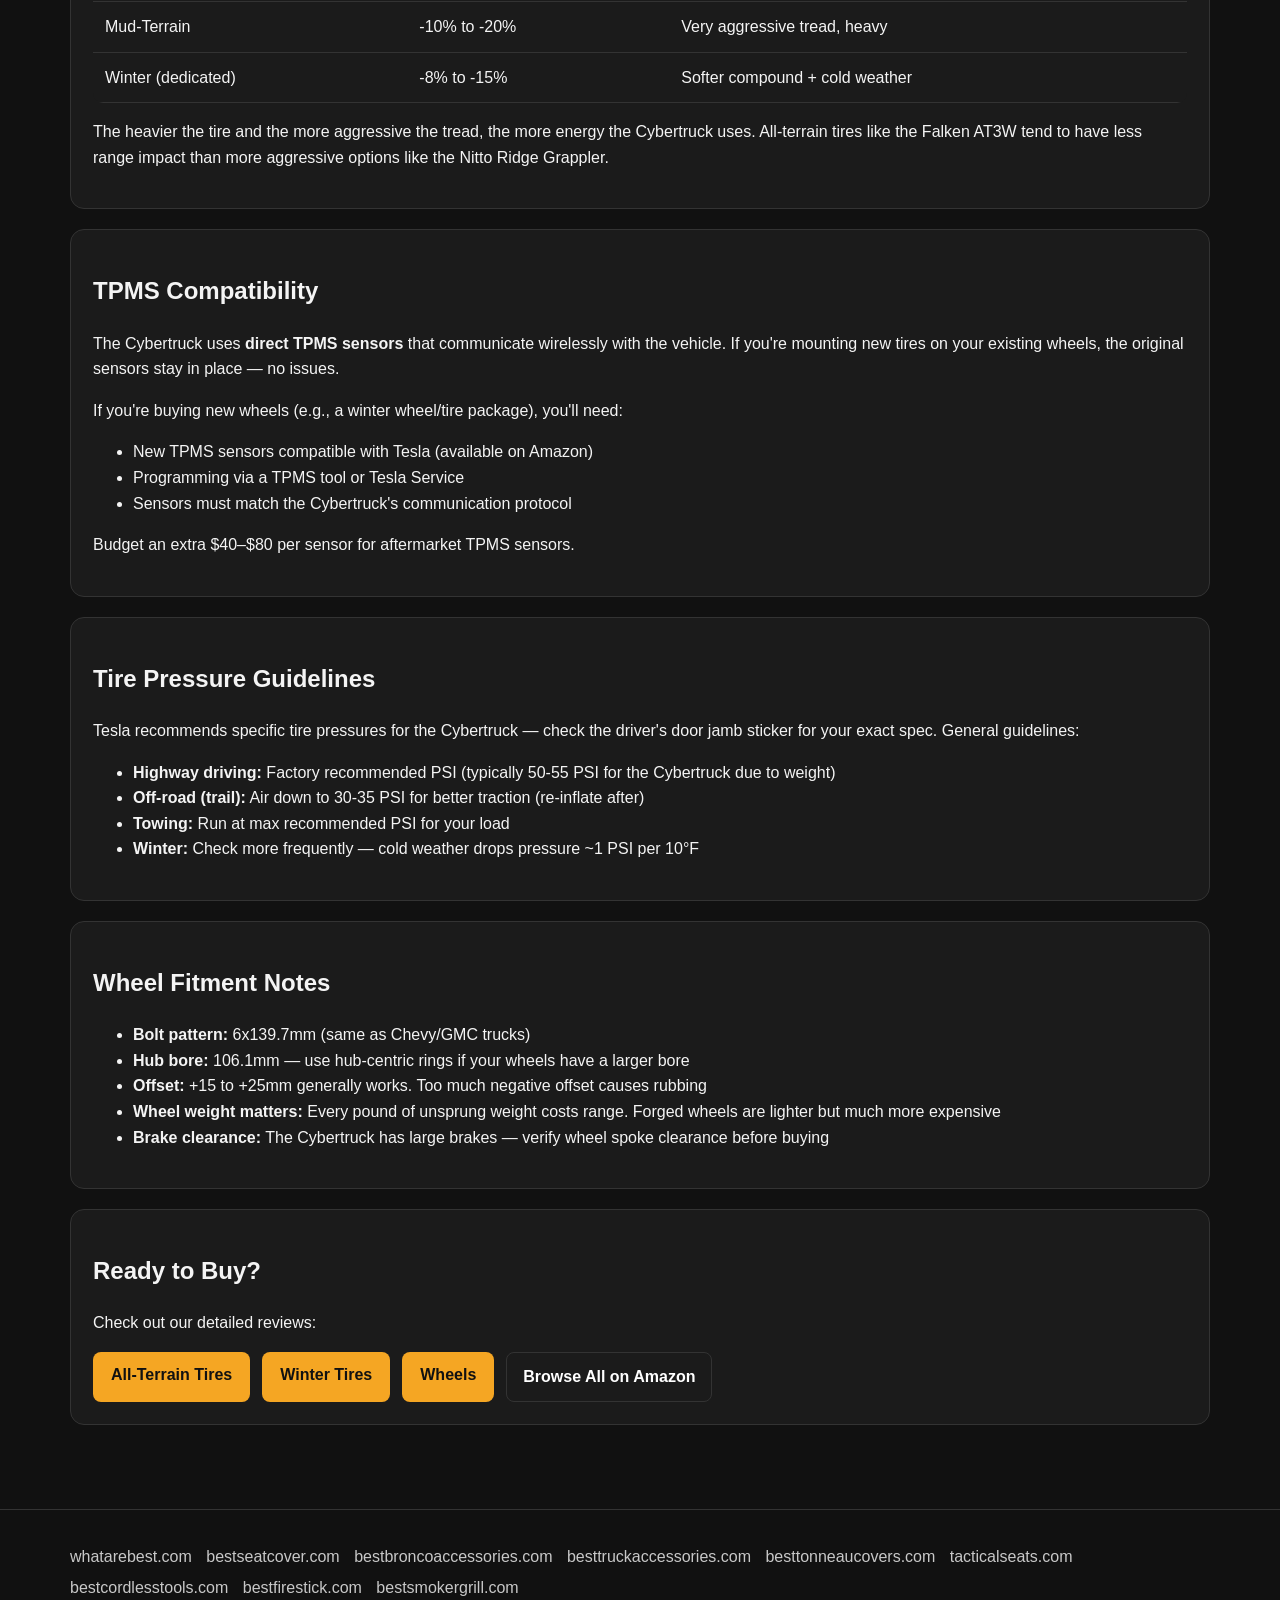
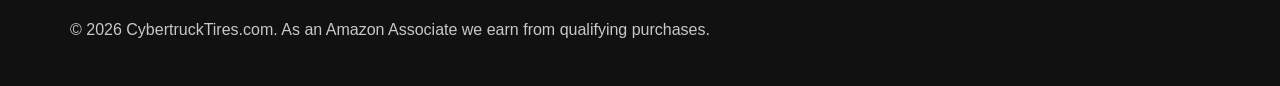
<file: buyers-guide.html>
<!DOCTYPE html>
<html lang="en">
<head>
<meta name="robots" content="index,follow">
<meta charset="UTF-8">
<link rel="canonical" href="https://cybertrucktires.com/buyers-guide.html">
<meta name="viewport" content="width=device-width,initial-scale=1">
<title>Tesla Cybertruck Tire &amp; Wheel Buyer's Guide 2026 | CybertruckTires.com</title>
<meta name="description" content="Everything you need to know about tires and wheels for the Tesla Cybertruck. Fitment specs, load ratings, EV range impact, and TPMS compatibility.">
<link rel="stylesheet" href="style.css">
</head>
<body>

<nav><div class="container"><div class="logo">CybertruckTires<span>.com</span></div><div class="nav-links"><a href="index.html">Home</a><a href="best-all-terrain-tires.html">All-Terrain</a><a href="best-winter-tires.html">Winter Tires</a><a href="best-wheels.html">Wheels</a><a href="buyers-guide.html" class="active">Buyer's Guide</a></div></div></nav>

<header class="hero"><div class="container">
<h1>Cybertruck Tire &amp; Wheel <span style="color:var(--accent)">Buyer's Guide</span></h1>
<p>Fitment specs, load ratings, EV range impact, TPMS compatibility, and everything else you need to know before swapping tires or wheels on your Cybertruck.</p>
</div></header>

<section><div class="container">

<div class="disclosure"><strong>Affiliate Disclosure:</strong> CybertruckTires.com earns from qualifying Amazon purchases.</div>

<div class="review-card">

<h2>Factory Tire Specs</h2>
<p>The Tesla Cybertruck comes from the factory with:</p>
<ul>
<li><strong>Tire size:</strong> 285/65R20 (all four corners)</li>
<li><strong>Wheel size:</strong> 20x9" with 6x139.7mm bolt pattern</li>
<li><strong>Hub bore:</strong> 106.1mm</li>
<li><strong>Offset:</strong> Approximately +18mm</li>
<li><strong>TPMS:</strong> Direct TPMS sensors (must be programmed to the vehicle)</li>
<li><strong>Lug pattern:</strong> 6 lug, M14x1.5 thread</li>
</ul>
<p>When shopping for replacement tires, stick to the 285/65R20 size unless you're prepared to deal with speedometer calibration, fender clearance, and potential warranty implications.</p>
</div>

<div class="review-card">
<h2>Load Rating: Critical for the Cybertruck</h2>
<p>The Cybertruck weighs approximately <strong>6,800–7,000+ lbs</strong> depending on configuration. This is significantly heavier than most trucks and SUVs. Every tire you consider must have an adequate load rating.</p>
<table>
<thead><tr><th>Load Index</th><th>Max Load per Tire</th><th>Adequate?</th></tr></thead>
<tbody>
<tr><td>116</td><td>2,756 lbs</td><td>Minimum (4 x 2,756 = 11,024 lbs)</td></tr>
<tr><td>120</td><td>3,086 lbs</td><td>Good</td></tr>
<tr><td>126 (LT)</td><td>3,748 lbs</td><td>Excellent (if towing)</td></tr>
</tbody>
</table>
<p>Always check the load index on any tire before purchasing. Running under-rated tires on a Cybertruck is a safety hazard.</p>
</div>

<div class="review-card">

<h2>EV Range Impact</h2>
<p>Switching from highway tires to all-terrain or winter tires will impact your Cybertruck's range. Here's what to expect:</p>
<table>
<thead><tr><th>Tire Type</th><th>Range Impact</th><th>Why</th></tr></thead>
<tbody>
<tr><td>Highway/Touring</td><td>Baseline (0%)</td><td>Lowest rolling resistance</td></tr>
<tr><td>All-Terrain</td><td>-5% to -12%</td><td>Heavier, more aggressive tread</td></tr>
<tr><td>Mud-Terrain</td><td>-10% to -20%</td><td>Very aggressive tread, heavy</td></tr>
<tr><td>Winter (dedicated)</td><td>-8% to -15%</td><td>Softer compound + cold weather</td></tr>
</tbody>
</table>
<p>The heavier the tire and the more aggressive the tread, the more energy the Cybertruck uses. All-terrain tires like the Falken AT3W tend to have less range impact than more aggressive options like the Nitto Ridge Grappler.</p>
</div>

<div class="review-card">
<h2>TPMS Compatibility</h2>
<p>The Cybertruck uses <strong>direct TPMS sensors</strong> that communicate wirelessly with the vehicle. If you're mounting new tires on your existing wheels, the original sensors stay in place — no issues.</p>
<p>If you're buying new wheels (e.g., a winter wheel/tire package), you'll need:</p>
<ul>
<li>New TPMS sensors compatible with Tesla (available on Amazon)</li>
<li>Programming via a TPMS tool or Tesla Service</li>
<li>Sensors must match the Cybertruck's communication protocol</li>
</ul>
<p>Budget an extra $40–$80 per sensor for aftermarket TPMS sensors.</p>
</div>

<div class="review-card">
<h2>Tire Pressure Guidelines</h2>
<p>Tesla recommends specific tire pressures for the Cybertruck — check the driver's door jamb sticker for your exact spec. General guidelines:</p>
<ul>
<li><strong>Highway driving:</strong> Factory recommended PSI (typically 50-55 PSI for the Cybertruck due to weight)</li>
<li><strong>Off-road (trail):</strong> Air down to 30-35 PSI for better traction (re-inflate after)</li>
<li><strong>Towing:</strong> Run at max recommended PSI for your load</li>
<li><strong>Winter:</strong> Check more frequently — cold weather drops pressure ~1 PSI per 10°F</li>
</ul>
</div>

<div class="review-card">
<h2>Wheel Fitment Notes</h2>
<ul>
<li><strong>Bolt pattern:</strong> 6x139.7mm (same as Chevy/GMC trucks)</li>
<li><strong>Hub bore:</strong> 106.1mm — use hub-centric rings if your wheels have a larger bore</li>
<li><strong>Offset:</strong> +15 to +25mm generally works. Too much negative offset causes rubbing</li>
<li><strong>Wheel weight matters:</strong> Every pound of unsprung weight costs range. Forged wheels are lighter but much more expensive</li>
<li><strong>Brake clearance:</strong> The Cybertruck has large brakes — verify wheel spoke clearance before buying</li>
</ul>
</div>

<div class="review-card">
<h2>Ready to Buy?</h2>
<p>Check out our detailed reviews:</p>
<div class="btn-row" style="display:flex;gap:12px;flex-wrap:wrap">
<a href="best-all-terrain-tires.html" class="btn-amazon">All-Terrain Tires</a>
<a href="best-winter-tires.html" class="btn-amazon">Winter Tires</a>
<a href="best-wheels.html" class="btn-amazon">Wheels</a>
<a href="https://www.amazon.com/s?k=Tesla+Cybertruck+tires+285+65R20&tag=brazenprodu01-20" class="btn btn-outline" target="_blank" rel="nofollow noopener">Browse All on Amazon</a>
</div>
</div>

</div></section>

<footer class="footer"><div class="container"><div class="network">
<a href="https://whatarebest.com">whatarebest.com</a>
<a href="https://bestseatcover.com">bestseatcover.com</a>
<a href="https://bestbroncoaccessories.com">bestbroncoaccessories.com</a>
<a href="https://besttruckaccessories.com">besttruckaccessories.com</a>
<a href="https://besttonneaucovers.com">besttonneaucovers.com</a>
<a href="https://tacticalseats.com">tacticalseats.com</a>
<a href="https://bestcordlesstools.com">bestcordlesstools.com</a>
<a href="https://bestfirestick.com">bestfirestick.com</a>
<a href="https://bestsmokergrill.com">bestsmokergrill.com</a>
</div><p>&copy; 2026 CybertruckTires.com. As an Amazon Associate we earn from qualifying purchases.</p></div></footer>

</body>
</html>
</file>
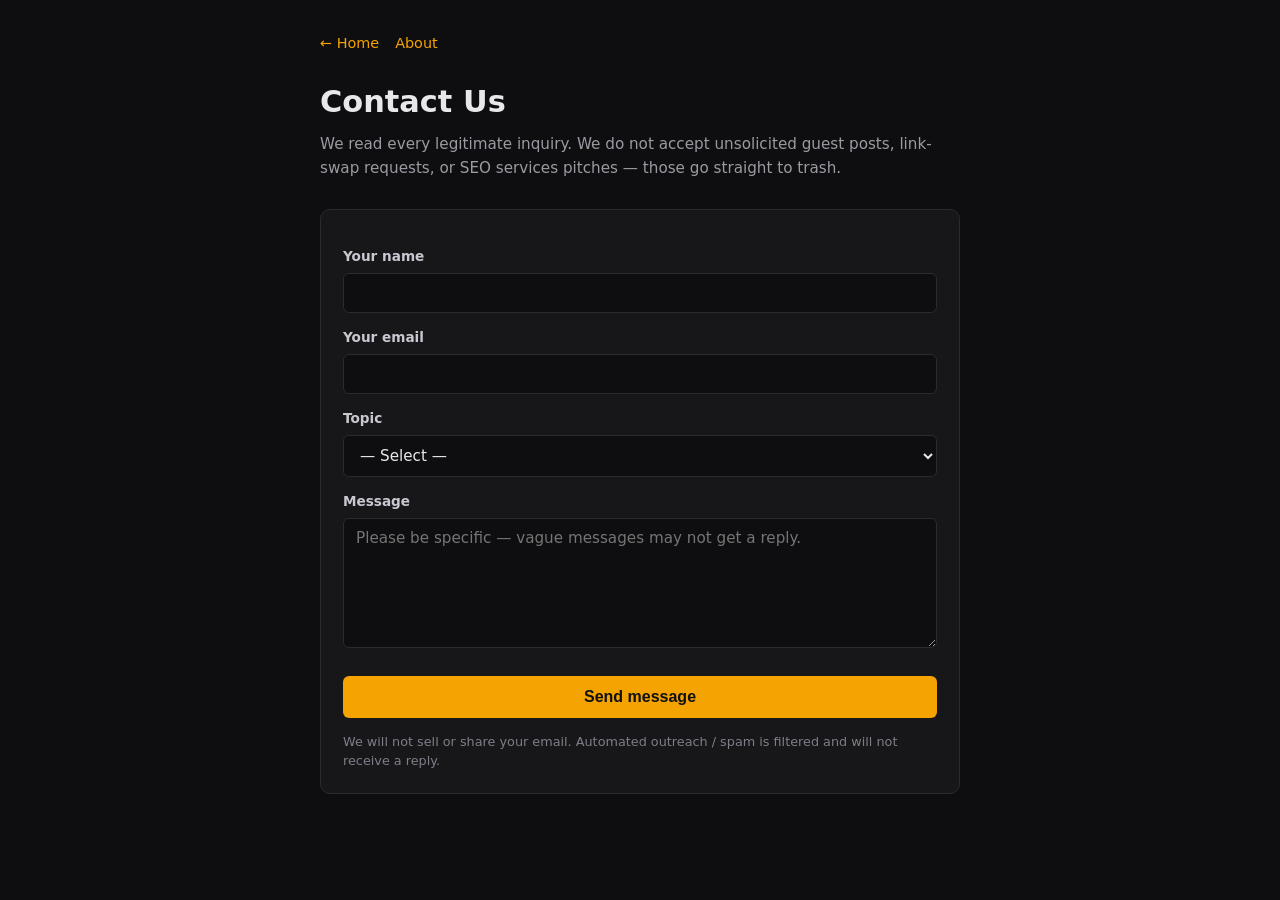
<file: contact.html>
<!DOCTYPE html>
<html lang="en">
<head>
<meta charset="UTF-8">
<meta name="viewport" content="width=device-width, initial-scale=1.0">
<meta name="robots" content="index,follow">
<title>Contact Us — Cybertrucktires</title>
<meta name="description" content="Get in touch with the Cybertrucktires team. We respond to all legitimate inquiries within 48 business hours.">
<link rel="canonical" href="https://cybertrucktires.com/contact.html">
<style>
*{box-sizing:border-box;margin:0;padding:0}
body{font-family:system-ui,-apple-system,Segoe UI,Roboto,sans-serif;background:#0e0e10;color:#e8e8ea;line-height:1.55;padding:32px 20px}
.wrap{max-width:640px;margin:0 auto}
h1{font-size:1.9rem;margin-bottom:8px}
.sub{color:#9a9aa2;margin-bottom:28px;font-size:.95rem}
form{background:#17171a;border:1px solid #2a2a30;border-radius:10px;padding:22px}
label{display:block;font-size:.85rem;color:#c8c8d0;margin:14px 0 6px;font-weight:600}
input,textarea,select{width:100%;padding:10px 12px;background:#0e0e10;border:1px solid #2a2a30;border-radius:6px;color:#e8e8ea;font-family:inherit;font-size:.95rem}
input:focus,textarea:focus,select:focus{outline:none;border-color:#f4a300}
textarea{min-height:130px;resize:vertical}
button{margin-top:20px;width:100%;padding:12px;background:#f4a300;color:#111;border:0;border-radius:6px;font-weight:700;font-size:1rem;cursor:pointer}
button:hover{background:#ffb82b}
.hp{position:absolute;left:-9999px;top:-9999px}
.note{font-size:.8rem;color:#7e7e88;margin-top:14px}
.nav{margin-bottom:24px;font-size:.9rem}
.nav a{color:#f4a300;text-decoration:none;margin-right:16px}
.nav a:hover{text-decoration:underline}
.ok,.err{display:none;padding:12px;border-radius:6px;margin-top:14px;font-size:.9rem}
.ok{background:#1b3a1b;color:#a3e0a3;border:1px solid #2e6b2e}
.err{background:#3a1b1b;color:#e0a3a3;border:1px solid #6b2e2e}
</style>
</head>
<body>
<div class="wrap">
<div class="nav"><a href="index.html">← Home</a><a href="about.html">About</a></div>
<h1>Contact Us</h1>
<p class="sub">We read every legitimate inquiry. We do not accept unsolicited guest posts, link-swap requests, or SEO services pitches — those go straight to trash.</p>

<form id="contactForm" action="https://api.web3forms.com/submit" method="POST">
  <!-- Access key will be populated per-site via the builder script -->
  <input type="hidden" name="access_key" value="6159500e-796b-4603-b093-04c218d81d97">
  <input type="hidden" name="subject" value="[cybertrucktires.com] New contact form submission">
  <input type="hidden" name="from_name" value="Cybertrucktires Contact Form">
  <input type="hidden" name="redirect" value="https://cybertrucktires.com/contact.html?sent=1">
  <!-- Honeypot -->
  <input type="text" name="botcheck" class="hp" tabindex="-1" autocomplete="off">
  <!-- Context -->
  <input type="hidden" name="source_site" value="cybertrucktires.com">

  <label for="name">Your name</label>
  <input id="name" name="name" type="text" required maxlength="100">

  <label for="email">Your email</label>
  <input id="email" name="email" type="email" required maxlength="150">

  <label for="topic">Topic</label>
  <select id="topic" name="topic" required>
    <option value="">— Select —</option>
    <option value="product-question">Product question</option>
    <option value="correction">Correction / factual error</option>
    <option value="partnership">Brand / partnership inquiry</option>
    <option value="press">Press / media</option>
    <option value="other">Other</option>
  </select>

  <label for="message">Message</label>
  <textarea id="message" name="message" required minlength="20" maxlength="4000" placeholder="Please be specific — vague messages may not get a reply."></textarea>

  <button type="submit">Send message</button>

  <div id="ok" class="ok">Message sent. We respond within 48 business hours to legitimate inquiries.</div>
  <div id="err" class="err">Something went wrong. Try again in a minute or refresh the page.</div>
  <p class="note">We will not sell or share your email. Automated outreach / spam is filtered and will not receive a reply.</p>
</form>
</div>
<script>
(function(){
  var q = new URLSearchParams(location.search);
  if (q.get('sent') === '1') {
    document.getElementById('ok').style.display = 'block';
    document.getElementById('contactForm').reset();
  }
  document.getElementById('contactForm').addEventListener('submit', function(e){
    e.preventDefault();
    var f = e.target;
    var data = new FormData(f);
    fetch(f.action, { method:'POST', body:data, headers:{ 'Accept':'application/json' }})
      .then(r => r.ok ? r.json() : Promise.reject(r))
      .then(() => { location.href = 'contact.html?sent=1'; })
      .catch(() => { document.getElementById('err').style.display = 'block'; });
  });
})();
</script>
</body>
</html>
</file>
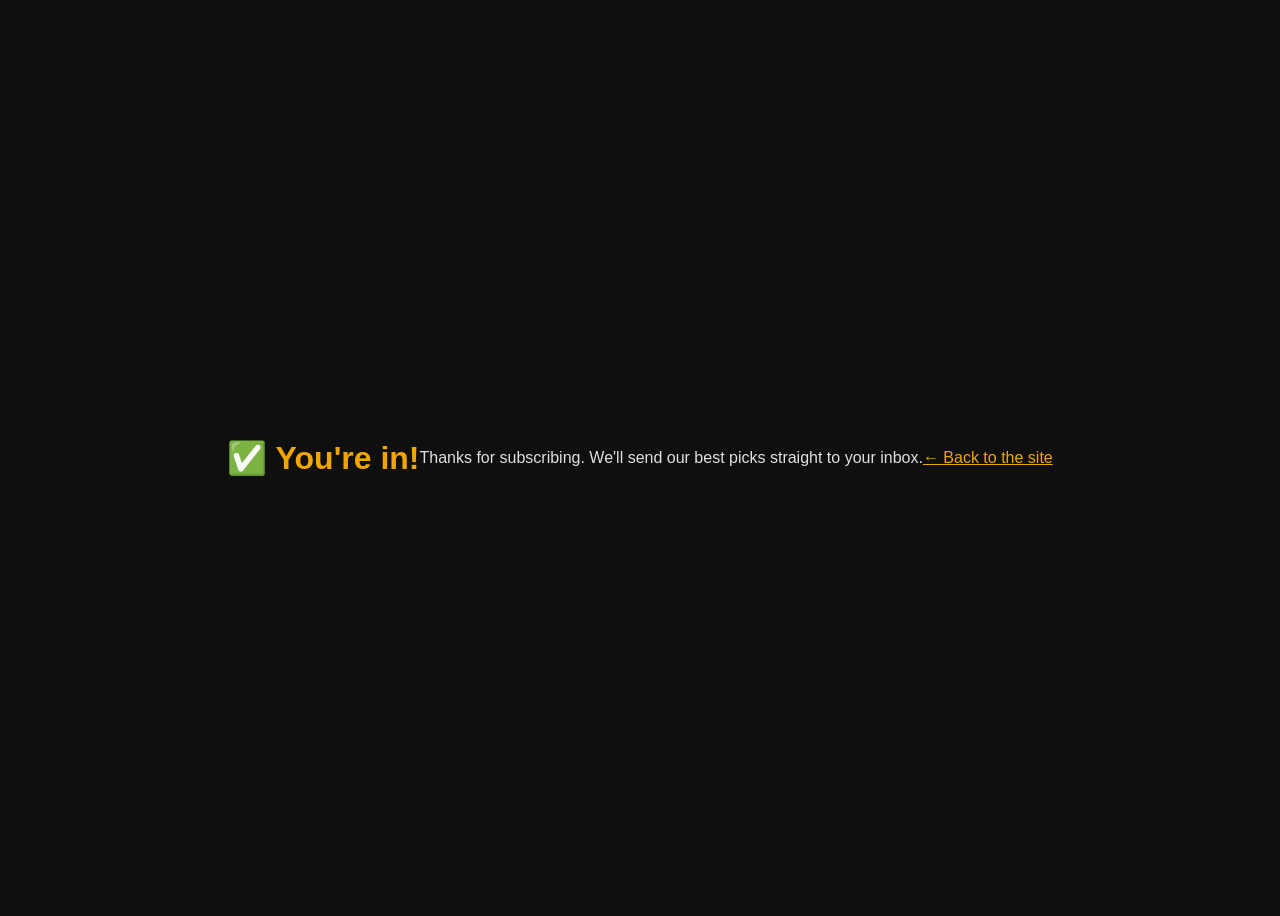
<file: thanks.html>
<!doctype html>
<html lang="en">
<head>
<meta charset="utf-8">
<title>Thanks! — cybertrucktires.com</title>
<meta name="robots" content="noindex">
<style>
body { font-family: sans-serif; background: #0f0f0f; color: #e0e0e0; display: flex; align-items: center; justify-content: center; min-height: 100vh; text-align: center; }
h1 { color: #f0a500; }
a { color: #f0a500; }
</style>
</head>
<body>
<h1>✅ You're in!</h1>
<p>Thanks for subscribing. We'll send our best picks straight to your inbox.</p>
<p><a href="/">← Back to the site</a></p>
</body>
</html>
</file>
<file: style.css>
:root{--bg:#111;--card:#1b1b1b;--text:#f4f4f4;--muted:#c8c8c8;--accent:#7be0ff;--border:#333}*{box-sizing:border-box}body{margin:0;font-family:Arial,sans-serif;background:var(--bg);color:var(--text);line-height:1.6}a{color:var(--accent);text-decoration:none}.container{max-width:1180px;margin:0 auto;padding:0 20px}nav{position:sticky;top:0;background:#111c;border-bottom:1px solid var(--border)}nav .container{display:flex;justify-content:space-between;align-items:center;padding:16px 20px}.logo{font-weight:800;font-size:1.4rem}.logo span{color:var(--accent)}.nav-links a{margin-left:16px;color:var(--muted)}.hero{padding:70px 0 36px;background:linear-gradient(180deg,rgba(255,255,255,.03),transparent)}.hero h1{font-size:3rem;line-height:1.08;margin:0 0 12px;color:#ffffff;text-shadow:0 2px 10px rgba(0,0,0,.4)}.hero p{max-width:760px;color:#f0f0f0;text-shadow:0 2px 10px rgba(0,0,0,.4)}.grid{display:grid;grid-template-columns:repeat(auto-fit,minmax(260px,1fr));gap:20px}.card{background:var(--card);border:1px solid var(--border);border-radius:14px;padding:22px}.card h3{margin-top:0}.btn{display:inline-block;padding:11px 16px;border-radius:8px;font-weight:700}.btn-primary{background:var(--accent);color:#111}.btn-outline{border:1px solid var(--border);color:#fff}section{padding:28px 0}table{width:100%;border-collapse:collapse;background:var(--card);border-radius:10px;overflow:hidden}th,td{padding:12px;border-bottom:1px solid var(--border);text-align:left}th{background:#222}.footer{border-top:1px solid var(--border);margin-top:36px;padding:28px 0;color:var(--muted)}.network a{display:inline-block;margin:6px 10px 0 0;color:var(--muted)}.card-img{width:100%;border-radius:8px;margin-bottom:8px}.review-card{background:var(--card);border:1px solid var(--border);border-radius:14px;padding:22px;margin-bottom:20px;overflow:hidden}.review-card h3{margin-top:0}.review-card .meta{color:var(--muted);font-size:.9rem;margin-bottom:10px}.float-img{float:right;margin:0 0 12px 20px;max-width:180px}.float-img img{width:100%;border-radius:8px}.pros-cons{display:grid;grid-template-columns:1fr 1fr;gap:16px;margin:12px 0}.pros h4{color:#5f5;margin:0 0 6px}.cons h4{color:#f55;margin:0 0 6px}.pros ul,.cons ul{margin:0;padding-left:18px;color:var(--muted)}.btn-amazon{background:#f5a623;color:#111;padding:10px 18px;border-radius:8px;font-weight:700;display:inline-block;text-decoration:none}.btn-row{margin-top:14px}.disclosure{background:var(--card);border:1px solid var(--border);border-radius:10px;padding:14px;margin-bottom:24px;font-size:.85rem;color:var(--muted)}.nav-links a.active{color:var(--accent);font-weight:700}@media(max-width:700px){.hero h1{font-size:2.2rem}nav .container{display:block}.nav-links{margin-top:10px}.float-img{float:none;max-width:100%;margin:0 0 12px}.pros-cons{grid-template-columns:1fr}}
.card img{width:100%;height:180px;object-fit:cover;border-radius:10px;margin:0 0 14px;display:block;box-shadow:0 10px 26px rgba(0,0,0,.18)}
</file>
